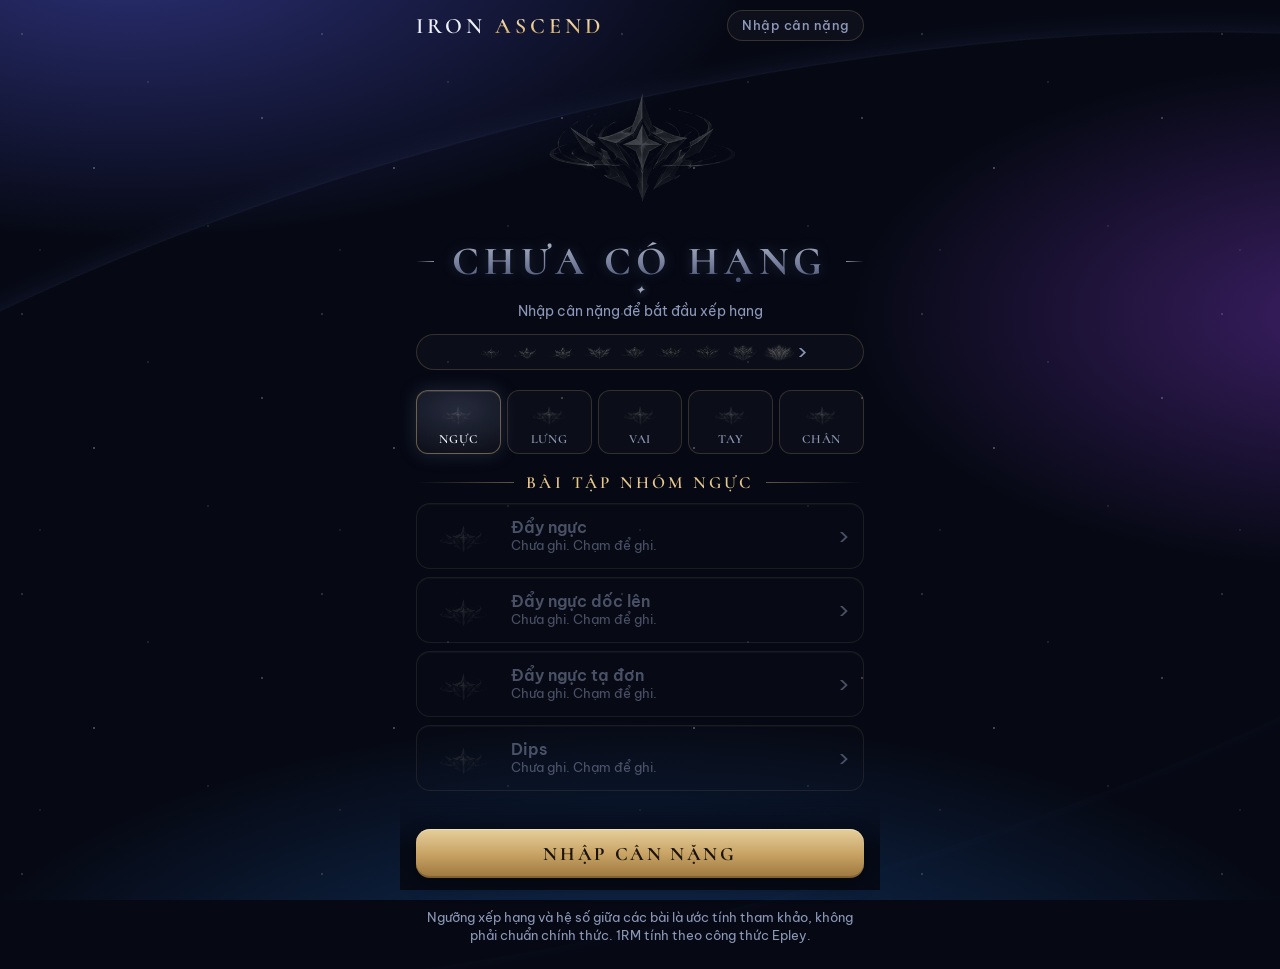
<file: gymrank/index.html>
<!doctype html>
<html lang="vi">
<head>
  <meta charset="utf-8" />
  <meta name="viewport" content="width=device-width, initial-scale=1, viewport-fit=cover" />
  <meta name="apple-mobile-web-app-capable" content="yes" />
  <meta name="mobile-web-app-capable" content="yes" />
  <meta name="apple-mobile-web-app-status-bar-style" content="black-translucent" />
  <meta name="apple-mobile-web-app-title" content="GymRank" />
  <meta name="theme-color" content="#060914" />
  <title>GymRank</title>
  <link rel="apple-touch-icon" href="icon.png" />
  <link rel="preconnect" href="https://fonts.googleapis.com" />
  <link rel="preconnect" href="https://fonts.gstatic.com" crossorigin />
  <link rel="stylesheet" href="https://fonts.googleapis.com/css2?family=Cormorant+SC:wght@500;600;700&family=Be+Vietnam+Pro:wght@400;500;600&display=swap" />
  <style>
    /* Phong cách vũ trụ pha lê, hợp với bộ huy hiệu: nền xanh đen có sao và tinh vân, chữ có chân viết hoa giãn rộng,
       khung kính mờ viền vàng nhạt, màu nhấn vàng champagne. Màu rank (--c) dùng cho ánh sáng quanh huy hiệu, tên rank và thanh tiến độ. */
    @property --c { syntax:'<color>'; inherits:true; initial-value:#5a6488; }
    :root { --bg:#060914; --panel:#141c3e8c; --panel2:#1c2550a6; --line:#e9c98a2e; --line2:#e9c98a66; --text:#eef1fa; --muted:#8e98b8;
      --gold:#e9c98a; --gold2:#b98d4c; --ink:#1b1306; --c:#5a6488;
      --serif:'Cormorant SC', 'Cormorant Garamond', Georgia, serif; --sans:'Be Vietnam Pro', system-ui, -apple-system, sans-serif;
      --ease:cubic-bezier(.2,.9,.3,1); --pop:cubic-bezier(.3,1.5,.5,1);
      /* Ảnh 9 huy hiệu (lưới 3×3, ô 520×280, nền trong suốt). Bản Artifact thay bằng data URI. */
      --spr:url(ranks.webp);
      color-scheme:dark; transition:--c .6s; }
    :root { padding-top:env(safe-area-inset-top,0px); padding-bottom:env(safe-area-inset-bottom,0px);
      background:radial-gradient(70% 45% at 10% -5%,#2b2f74 0,transparent 70%) fixed, radial-gradient(55% 40% at 105% 35%,#3a1e62 0,transparent 70%) fixed,
        radial-gradient(80% 50% at 50% 115%,#123462 0,transparent 70%) fixed, var(--bg); }
    * { box-sizing:border-box; }
    body { margin:0; color:var(--text); font:15px/1.45 var(--sans); -webkit-tap-highlight-color:transparent; }
    /* Trường sao và một đường cong tinh vân, đứng yên phía sau mọi thứ */
    body::before { content:""; position:fixed; inset:0; z-index:-1; pointer-events:none; opacity:.5; animation:twinkle 7s ease-in-out infinite alternate;
      background-image:radial-gradient(1px 1px at 22px 34px,#fff,transparent),radial-gradient(1px 1px at 148px 82px,#fffa,transparent),
        radial-gradient(1.6px 1.6px at 94px 168px,#d7e4ff,transparent),radial-gradient(1px 1px at 208px 226px,#fff9,transparent),
        radial-gradient(1.3px 1.3px at 262px 118px,#ffe9c4,transparent),radial-gradient(1px 1px at 40px 250px,#fff8,transparent);
      background-size:300px 280px; }
    body::after { content:""; position:fixed; z-index:-1; left:-40vw; top:12vh; width:180vw; height:90vh; border-radius:50%; pointer-events:none; rotate:-14deg;
      border-top:1px solid #8fa6ff17; box-shadow:0 -6px 30px -12px #6f8cff26; }
    @keyframes twinkle { to { opacity:.3; } }
    main { max-width:480px; margin:auto; padding-block:10px 24px; overflow-x:clip;
      padding-left:max(16px,env(safe-area-inset-left,0px)); padding-right:max(16px,env(safe-area-inset-right,0px)); }
    /* Mở app: các khối hiện dần và trồi nhẹ lần lượt */
    main > * { animation:rise .8s calc(var(--i,0) * 110ms) var(--ease) backwards; }
    header { display:flex; align-items:center; gap:10px; }
    h1 { margin:0; flex:1; min-width:0; font:600 min(22px,5.6vw)/1 var(--serif); letter-spacing:.18em; color:var(--text); white-space:nowrap; }
    h1 b { font-weight:inherit; color:transparent; background:linear-gradient(180deg,#fff3d6,var(--gold) 55%,var(--gold2)); -webkit-background-clip:text; background-clip:text; }
    /* Tiêu đề mục: chữ giãn rộng giữa hai đường kẻ mảnh, như nhãn dưới huy hiệu */
    h3 { display:flex; align-items:center; gap:12px; margin:0 0 12px; font:600 17px/1 var(--serif); letter-spacing:.2em; text-transform:uppercase; color:var(--gold); }
    h3::before, h3::after { content:""; flex:1; height:1px; background:linear-gradient(90deg,transparent,var(--line2)); }
    h3::after { background:linear-gradient(90deg,var(--line2),transparent); }
    small { display:block; color:var(--muted); font-size:12.5px; }
    button { font:inherit; color:inherit; border:0; cursor:pointer; transition:transform .35s var(--pop), opacity .2s, background .25s, box-shadow .25s; }
    button:active:not(:disabled) { transform:scale(.95); transition-duration:.06s; }
    :focus-visible { outline:2px solid var(--gold); outline-offset:2px; }
    .flex { display:flex; gap:14px; align-items:center; }
    .grow { flex:1; min-width:0; }
    .glass { background:linear-gradient(180deg,#1c2654a6,#0d1330a6); border:1px solid var(--line); border-radius:16px;
      -webkit-backdrop-filter:blur(12px); backdrop-filter:blur(12px); box-shadow:inset 0 1px 0 #ffffff12, 0 10px 30px #0006; }
    #me { padding:8px 14px; border:1px solid var(--line); border-radius:99px; background:#ffffff08; font:500 13px/1 var(--sans); letter-spacing:.04em; color:var(--muted); white-space:nowrap; }

    /* ---- Huy hiệu: một ô của ảnh lưới (--x, --y), quầng sáng màu rank phía sau, vệt sáng quét chỉ trên phần pha lê (mask là chính ảnh) ---- */
    .emb { --x:0; --y:0; position:relative; isolation:isolate; display:block; flex:none; width:80px; aspect-ratio:13/7; }
    .emb > i { position:absolute; pointer-events:none; }
    .emb .img, .emb .shine { inset:0; background:var(--spr) calc(var(--x) * 50%) calc(var(--y) * 50%) / 300% 300% no-repeat; }
    .emb::before { content:""; position:absolute; z-index:-1; inset:8% 22%; border-radius:50%; filter:blur(8px); opacity:.7;
      background:radial-gradient(closest-side,color-mix(in srgb,var(--c) 70%,transparent),transparent); animation:glow 3.2s ease-in-out infinite; }
    .emb .shine { -webkit-mask:var(--spr) calc(var(--x) * 50%) calc(var(--y) * 50%) / 300% 300% no-repeat; mask:var(--spr) calc(var(--x) * 50%) calc(var(--y) * 50%) / 300% 300% no-repeat;
      background:linear-gradient(105deg,transparent 42%,#fffd 50%,transparent 58%) 0 0 / 300% 100% no-repeat; mix-blend-mode:plus-lighter;
      animation:shine 6s calc(var(--t) * -.7s) ease-in-out infinite; }
    .emb.none { filter:grayscale(1) brightness(.75); opacity:.38; }
    .emb.none::before, .emb.none .shine { display:none; }
    /* Bậc phụ I/II/III: 1 đến 3 dấu ✦ dưới huy hiệu */
    .subs { position:absolute; left:0; right:0; bottom:-.15em; text-align:center; font-size:max(9px,calc(var(--w,80px) * .11)); line-height:1; letter-spacing:.25em; text-indent:.25em;
      color:color-mix(in srgb,var(--c),#fff 45%); text-shadow:0 0 6px var(--c); pointer-events:none; }
    @keyframes glow { 50% { opacity:1; transform:scale(1.12); } }
    @keyframes shine { 0%,62% { background-position:100% 0; } 92%,100% { background-position:0 0; } }

    /* Huy hiệu lớn: tách ảnh thành cánh trái, cánh phải, lõi giữa để cánh "thở"; vòng quỹ đạo có sao chổi; chớp sáng sao 4 cánh ở lõi;
       tia sáng tỏa phía sau; đốm sao lấp lánh. Bậc cao có thêm bụi sáng, tàn đỏ, cột sáng. */
    .emb.big { width:var(--w,240px); --w:240px; animation:sway 7s ease-in-out infinite; transform-style:preserve-3d; }
    .big .wl { clip-path:inset(0 50% 0 0); transform-origin:50% 54%; animation:wl 4.2s ease-in-out infinite; }
    .big .wr { clip-path:inset(0 0 0 50%); transform-origin:50% 54%; animation:wr 4.2s ease-in-out infinite; }
    .big .core { clip-path:polygon(41% 0,59% 0,59% 100%,41% 100%); }
    .big::before { inset:-6% 8%; filter:blur(18px); }
    .gr { z-index:-2; left:50%; top:52%; width:170%; aspect-ratio:1; translate:-50% -50%; opacity:.5; animation:spin 50s linear infinite;
      background:repeating-conic-gradient(color-mix(in srgb,var(--c) 45%,transparent) 0 5deg,transparent 5deg 18deg);
      -webkit-mask:radial-gradient(closest-side,#000 10%,transparent 72%); mask:radial-gradient(closest-side,#000 10%,transparent 72%); }
    .flare { left:50%; top:52%; width:34%; aspect-ratio:1; translate:-50% -50%; mix-blend-mode:plus-lighter; animation:flare 3.4s ease-in-out infinite;
      background:radial-gradient(circle,#fff 0 4%,color-mix(in srgb,var(--c),#fff 50%) 9%,transparent 34%),
        linear-gradient(90deg,transparent,#fff 50%,transparent) center / 100% 2px no-repeat, linear-gradient(0deg,transparent,#fff 50%,transparent) center / 2px 100% no-repeat; }
    .orb { position:absolute; inset:0; width:100%; height:100%; overflow:visible; fill:none; pointer-events:none; }
    .orb ellipse { stroke:color-mix(in srgb,var(--oc,var(--c)),#fff 55%); stroke-width:1.1; stroke-linecap:round; stroke-dasharray:12 88;
      filter:drop-shadow(0 0 2px var(--oc,var(--c))) drop-shadow(0 0 5px var(--oc,var(--c))); animation:orbit 3.6s linear infinite; }
    .orb.o2 { rotate:-9deg; }
    .orb.o2 ellipse { animation-duration:5.2s; animation-direction:reverse; stroke-dasharray:8 92; }
    .tw { width:7%; aspect-ratio:1; translate:-50% -50%; mix-blend-mode:plus-lighter; opacity:0; animation:tw 2.6s ease-in-out infinite;
      background:linear-gradient(90deg,transparent,#fff,transparent) center / 100% 1.5px no-repeat, linear-gradient(0deg,transparent,#fff,transparent) center / 1.5px 100% no-repeat,
        radial-gradient(circle,#fff 0 8%,transparent 40%); }
    .du { width:1.6%; aspect-ratio:1; border-radius:50%; bottom:14%; background:color-mix(in srgb,var(--dc,var(--c)),#fff 50%); box-shadow:0 0 6px var(--dc,var(--c));
      opacity:0; animation:du 3.4s ease-out infinite; }
    .t8 .du { --dc:#ffd98a; top:-4%; bottom:auto; animation-name:rain; }
    .pl { z-index:-1; bottom:18%; width:5%; height:150%; filter:blur(3px); opacity:.0; animation:pl 2.8s ease-in-out infinite;
      background:linear-gradient(0deg,transparent,color-mix(in srgb,var(--c),#fff 40%) 30%,transparent); }
    .t4 .flare, .t7 .flare { animation:flare 3.4s ease-in-out infinite, hue 4s linear infinite; }
    .t6 .flare { animation:beat 1.1s ease-in-out infinite; }
    .t7 .gr, .t8 .gr { opacity:.75; animation-duration:30s; }
    .t7 .orb.o2 { --oc:#e7c27a; }
    @keyframes sway { 0%,100% { transform:translateY(0) rotateY(-7deg); } 50% { transform:translateY(-7px) rotateY(7deg); } }
    @keyframes wl { 50% { transform:rotate(1.8deg); } }
    @keyframes wr { 50% { transform:rotate(-1.8deg); } }
    @keyframes flare { 0%,100% { transform:scale(.55) rotate(0); opacity:.7; } 45% { transform:scale(1.15) rotate(45deg); opacity:1; } }
    @keyframes beat { 0%,100% { transform:scale(.6); } 15% { transform:scale(1.2); } 30% { transform:scale(.75); } 45% { transform:scale(1.1); } }
    @keyframes hue { to { filter:hue-rotate(1turn); } }
    @keyframes orbit { to { stroke-dashoffset:-100; } }
    @keyframes tw { 0%,100% { opacity:0; transform:scale(.2) rotate(0); } 20% { opacity:1; transform:scale(1) rotate(45deg); } 40% { opacity:0; transform:scale(.2) rotate(90deg); } }
    @keyframes du { from { transform:translateY(0); opacity:0; } 15% { opacity:1; } to { transform:translateY(-260%) translateX(30%); opacity:0; } }
    @keyframes rain { from { transform:translateY(0); opacity:0; } 20% { opacity:1; } to { transform:translateY(900%); opacity:0; } }
    @keyframes pl { 50% { opacity:.55; } }
    @keyframes spin { to { transform:rotate(1turn); } }

    /* Tên rank: chữ có chân viết hoa giãn rộng, ánh kim theo màu rank, hai đường kẻ hai bên và ✦ bên dưới như nhãn trong ảnh huy hiệu */
    .tier-name { display:flex; align-items:center; justify-content:center; gap:.45em; margin:0; padding:.08em 0 0; font:700 34px/1.05 var(--serif); letter-spacing:.14em; text-transform:uppercase;
      text-wrap:balance; text-align:center; }
    .tier-name > span, #result .tier-name b { color:transparent; background:linear-gradient(180deg,#fff 15%,color-mix(in srgb,var(--c),#fff 35%) 60%,color-mix(in srgb,var(--c),#000 10%));
      -webkit-background-clip:text; background-clip:text; filter:drop-shadow(0 0 14px color-mix(in srgb,var(--c) 55%,transparent)); }
    .tier-name::before, .tier-name::after { content:""; flex:0 1 2.2em; height:1px; background:linear-gradient(90deg,transparent,color-mix(in srgb,var(--c),#fff 30%)); }
    .tier-name::after { background:linear-gradient(90deg,color-mix(in srgb,var(--c),#fff 30%),transparent); }
    .star { display:block; margin:2px 0 0; text-align:center; font-size:12px; line-height:1; color:color-mix(in srgb,var(--c),#fff 40%); text-shadow:0 0 8px var(--c); }
    .tier { font:600 15px/1 var(--serif); letter-spacing:.12em; text-transform:uppercase; color:color-mix(in srgb,var(--c),#fff 35%); white-space:nowrap; }
    .sub { margin:6px 0 0; color:var(--muted); font-size:13.5px; }

    /* Thanh tiến độ: đường mảnh phát sáng, đầu thanh là một ngôi sao nhỏ */
    .bar { position:relative; height:3px; margin:9px 2px 7px; border-radius:3px; background:#ffffff14; }
    .bar i { position:relative; display:block; height:100%; border-radius:inherit; transition:width .7s var(--ease);
      background:linear-gradient(90deg,color-mix(in srgb,var(--c) 30%,transparent),color-mix(in srgb,var(--c),#fff 30%)); box-shadow:0 0 10px var(--c); }
    .bar i::after { content:"✦"; position:absolute; right:-5px; top:50%; translate:0 -54%; font-size:11px; line-height:1; color:#fff; text-shadow:0 0 6px var(--c),0 0 12px var(--c); }
    .bar.seg::before { content:""; position:absolute; inset:-3px 0; z-index:1;
      background:linear-gradient(90deg,transparent calc(100%/3 - 1px),#ffffff40 0 calc(100%/3 + 1px),transparent 0 calc(200%/3 - 1px),#ffffff40 0 calc(200%/3 + 1px),transparent 0); }

    /* Hạng tổng: huy hiệu lớn ở giữa (nghiêng theo ngón tay), tên rank có đường kẻ hai bên, tiến độ, dãy 9 huy hiệu nhỏ */
    .hero { position:relative; margin:2px -16px 16px; padding:0 16px 4px; text-align:center; }
    .trophy { position:relative; display:grid; place-items:center; height:min(190px,28dvh); perspective:700px; }
    .trophy > .tilt { transform:rotateX(var(--rx,0deg)) rotateY(var(--ry,0deg)); transition:transform .5s var(--ease); transform-style:preserve-3d; }
    .trophy .emb { --w:min(300px,82vw,42dvh); }
    .boot .trophy .emb { animation:appear 1.2s .2s var(--ease) backwards, sway 7s 1.4s ease-in-out infinite; }
    .hero .tier-name { font-size:min(40px,calc(115vw / var(--n,8))); white-space:nowrap; margin-top:4px; }
    .prog { max-width:320px; margin:8px auto 0; }
    .prog > small { display:flex; justify-content:space-between; gap:8px; }
    .prog b { font:600 15px/1 var(--sans); color:var(--text); }
    .ladder { display:flex; justify-content:center; align-items:center; gap:2px; width:100%; margin-top:12px; padding:6px 8px; border-radius:99px; color:var(--muted); font-size:22px; line-height:1;
      background:#ffffff06; border:1px solid var(--line); }
    .ladder .emb { --w:34px; width:34px; flex:0 1 auto; min-width:0; }
    .ladder .emb:not(.done,.now) { filter:grayscale(1) brightness(.55); opacity:.6; }
    .ladder .emb:not(.now)::before { display:none; }
    .ladder .now { --w:52px; width:52px; flex-shrink:.5; }
    @keyframes appear { from { opacity:0; transform:scale(.4); filter:blur(14px) brightness(3); } }
    @keyframes rise { from { transform:translateY(18px); opacity:0; filter:blur(4px); } }

    /* 5 nhóm cơ: ô kính, ô đang chọn viền vàng sáng và nhuộm màu rank */
    .groups { display:grid; grid-template-columns:repeat(5,1fr); gap:6px; margin-bottom:20px; }
    .groups label { position:relative; display:flex; flex-direction:column; align-items:center; gap:5px; padding:9px 2px 8px; border-radius:12px; color:var(--muted);
      min-width:0; font:600 min(12.5px,3.4vw)/1 var(--serif); letter-spacing:.06em; text-transform:uppercase; cursor:pointer; border:1px solid var(--line); background:#ffffff06;
      transition:background .3s, color .3s, border-color .3s, box-shadow .3s, transform .35s var(--pop); }
    .groups label:active { transform:scale(.93); transition-duration:.06s; }
    .groups .emb { --w:52px; width:min(52px,100%); }
    .groups label:has(input:checked) { color:var(--text); border-color:var(--line2);
      background:radial-gradient(90% 70% at 50% 30%,color-mix(in srgb,var(--c) 30%,transparent),transparent),#ffffff0a;
      box-shadow:0 0 18px color-mix(in srgb,var(--c) 30%,transparent), inset 0 1px 0 #ffffff1a; }
    .groups input, fieldset input { position:absolute; opacity:0; pointer-events:none; }
    label:has(input[type=radio]:focus-visible) { outline:2px solid var(--gold); outline-offset:2px; }
    label { display:block; font-size:13px; color:var(--muted); }
    input[type=number] { width:100%; margin-top:6px; padding:12px 14px; font:inherit; font-size:16px; color:var(--text); background:#0008; border:1px solid var(--line); border-radius:10px; }
    /* Nút chính: vàng ánh kim, vệt sáng chạy qua theo nhịp */
    .primary { position:relative; overflow:hidden; width:100%; padding:15px 18px; border-radius:14px; color:var(--ink); font:700 min(19px,4.8vw)/1 var(--serif); letter-spacing:.14em; text-transform:uppercase;
      background:linear-gradient(180deg,#fbeac0,#e2bb76 45%,#b98a47); box-shadow:inset 0 1px 0 #fff8, inset 0 -2px 0 #0003, 0 8px 26px #e9c98a33; }
    .primary::after { content:""; position:absolute; inset:0; background:linear-gradient(105deg,transparent 40%,#fff9 50%,transparent 60%) 0 0 / 300% 100% no-repeat;
      animation:shine 4.5s ease-in-out infinite; }
    .primary:disabled { opacity:.3; cursor:default; }
    .primary:disabled::after { display:none; }
    .ghost-btn { width:100%; margin-top:12px; padding:13px 12px; border-radius:14px; border:1px solid var(--line2); background:#ffffff08; color:var(--gold);
      font:700 16px/1 var(--serif); letter-spacing:.16em; text-transform:uppercase; }
    /* Nút ghi mức tạ dính đáy màn hình, dải nền mờ dần phía sau */
    .cta { position:sticky; bottom:0; z-index:2; margin-inline:-16px; padding:30px 16px calc(12px + env(safe-area-inset-bottom,0px));
      background:linear-gradient(transparent,#060914e6 55%); pointer-events:none; }
    .cta .primary { pointer-events:auto; }

    /* Danh sách: bài tập, lịch sử, bảng rank */
    ul { list-style:none; margin:0; padding:0; }
    li { display:flex; gap:12px; align-items:center; padding:12px 0; }
    li + li { border-top:1px solid var(--line); }
    li > .emb { --w:76px; width:76px; }
    /* Dòng bài: thẻ kính, huy hiệu trái, tên bài, rank, tiến độ; 1RM là số lớn bên phải. Bài chưa ghi mờ đi. */
    #list li { position:relative; gap:10px; margin-bottom:8px; padding:10px 4px 10px 8px; border:1px solid var(--line); border-radius:14px; cursor:pointer;
      background:linear-gradient(90deg,color-mix(in srgb,var(--c) 14%,transparent),transparent 45%),linear-gradient(180deg,#19224ca6,#0c122ea6); box-shadow:inset 0 1px 0 #ffffff0d; }
    .n { display:block; font:600 15.5px/1.2 var(--sans); }
    #list .tier { font-size:13.5px; }
    #list .bar { margin:7px 2px 6px; }
    .orm { flex:none; text-align:right; }
    .orm b { display:block; font:700 30px/.95 var(--serif); font-variant-numeric:lining-nums tabular-nums; }
    .orm small { font-size:10.5px; letter-spacing:.12em; }
    #list li.empty { opacity:.5; background:#ffffff05; }
    #list li.empty .n { color:var(--muted); }
    .more { flex:none; width:30px; height:44px; background:none; color:var(--muted); font-size:24px; line-height:1; }
    .del { flex:none; background:none; color:var(--muted); padding:8px; font-size:13px; }
    .tiers li { padding:8px 10px; border-top:0; border-radius:12px; }
    .tiers .emb { --w:70px; width:70px; }
    .tiers .mine { background:color-mix(in srgb,var(--c) 16%,transparent); box-shadow:inset 0 0 0 1px color-mix(in srgb,var(--c) 45%,transparent); }
    .tiers .tier { font-size:18px; }

    /* Hộp thoại: khung kính viền vàng nhạt, góc bo, có đường kẻ sáng trên đầu */
    dialog { width:min(92vw,420px); max-height:88dvh; color:var(--text); border:1px solid var(--line2); border-radius:20px; padding:22px 20px 20px;
      background:radial-gradient(120% 60% at 50% 0,color-mix(in srgb,var(--c) 18%,transparent),transparent 70%),linear-gradient(180deg,#151d42,#0a0f26);
      box-shadow:0 30px 80px #000a, inset 0 1px 0 #ffffff1a; }
    dialog[open] { animation:pop .45s var(--ease); }
    dialog::backdrop { background:#03050ccc; -webkit-backdrop-filter:blur(6px); backdrop-filter:blur(6px); }
    @keyframes pop { from { transform:translateY(20px) scale(.96); opacity:0; filter:blur(6px); } }
    dialog h2 { margin:0; font:700 26px/1.1 var(--serif); letter-spacing:.1em; text-transform:uppercase; text-wrap:balance; color:var(--gold); }
    dialog h3 { margin:22px 0 10px; font-size:15px; }
    dialog .primary { margin-top:16px; }
    fieldset { border:0; padding:0; margin:14px 0; display:flex; gap:10px; }
    fieldset label { position:relative; flex:1; text-align:center; padding:12px; border-radius:12px; border:1px solid var(--line); background:#ffffff06; color:var(--muted);
      font:700 16px/1 var(--serif); letter-spacing:.16em; text-transform:uppercase; cursor:pointer; transition:all .25s; }
    fieldset label:has(input:checked) { color:var(--ink); border-color:transparent; background:linear-gradient(180deg,#fbeac0,#e2bb76 45%,#b98a47); }
    #tiers small { margin:6px 0 10px; }

    /* Chi tiết bài: biểu đồ 1RM theo thời gian */
    #detail .top .emb { --w:104px; width:104px; }
    .chart { display:block; width:100%; height:auto; font-variant-numeric:tabular-nums; }
    .chart text { fill:var(--muted); font-size:10px; }
    .chart .grid { stroke:#ffffff14; stroke-width:1; }
    .chart .goal { stroke:var(--gold); stroke-opacity:.6; stroke-width:1; stroke-dasharray:4 4; }
    .chart .lbl { paint-order:stroke; stroke:#0d132e; stroke-width:5px; stroke-linejoin:round; }
    .chart .hit { fill:transparent; cursor:pointer; }
    #read { min-height:2.8em; }

    /* Bảng nhập 3 bước, bung lên từ đáy: 1 chỉ có kg, 2 chỉ có rep, 3 là rank */
    .sheet { width:100%; max-width:480px; max-height:94dvh; margin:auto auto 0; border-radius:26px 26px 0 0; border-bottom:0; overflow-x:hidden;
      padding:24px max(18px,env(safe-area-inset-right,0px)) calc(18px + env(safe-area-inset-bottom,0px)) max(18px,env(safe-area-inset-left,0px)); }
    .sheet::before { content:""; position:absolute; left:50%; top:8px; width:40px; height:4px; translate:-50% 0; border-radius:4px; background:#ffffff26; }
    .sheet[open] { animation:sheet .6s var(--ease); }
    @keyframes sheet { from { transform:translateY(100%); } 70% { transform:translateY(-2%); } }
    /* Gõ số trên điện thoại: đưa bảng lên đầu màn hình để bàn phím không che. */
    .sheet.typing { margin:12px auto auto; border-radius:26px; }
    .stephead { display:flex; align-items:center; gap:10px; margin-bottom:4px; }
    .stephead h2, .stephead .link { flex:1; min-width:0; }
    .stephead small { white-space:nowrap; font:600 13px/1 var(--serif); letter-spacing:.2em; }
    .x { flex:none; width:40px; height:40px; border-radius:50%; background:#ffffff0a; color:var(--muted); font-size:16px; }
    .link { background:none; padding:8px 0; color:var(--text); font:700 20px/1 var(--serif); letter-spacing:.1em; text-transform:uppercase; text-align:left; }
    .link span { color:var(--gold); }
    .cap { margin-top:8px; text-align:center; font:600 14px/1 var(--serif); letter-spacing:.24em; text-transform:uppercase; color:var(--muted); }
    /* Số lớn ở giữa, − / + hai bên; chạm vào số để gõ số lẻ */
    .readout { display:flex; align-items:center; gap:6px; margin:0 0 2px; }
    .readout button { flex:none; width:52px; height:52px; border-radius:50%; border:1px solid var(--line2); background:#ffffff08; color:var(--gold); font-size:26px; line-height:1; }
    .readout input[type=number] { flex:1; min-width:0; margin:0; padding:0; border:0; border-radius:0; background:none; text-align:center; color:transparent;
      background:linear-gradient(180deg,#fff 20%,#f6e2b6 60%,var(--gold2)); -webkit-background-clip:text; background-clip:text;
      font:700 min(100px,24vw)/1.05 var(--serif); font-variant-numeric:lining-nums tabular-nums; appearance:textfield; -moz-appearance:textfield; caret-color:var(--gold); }
    .readout input::-webkit-inner-spin-button { appearance:none; }
    .readout input:focus-visible { outline:none; box-shadow:0 2px 0 var(--gold); }
    /* Thước trượt: dải vạch cuộn ngang dừng ở từng vạch (scroll-snap), kim vàng phát sáng cố định ở giữa, có ✦ trên đầu */
    .ruler { position:relative; margin:4px -18px 8px; }
    .ruler::before { content:""; position:absolute; z-index:1; left:50%; top:4px; width:2px; height:46px; translate:-50% 0; pointer-events:none;
      background:linear-gradient(180deg,#fff,var(--gold)); box-shadow:0 0 8px var(--gold),0 0 18px var(--gold); }
    .ruler::after { content:"✦"; position:absolute; z-index:1; left:50%; top:-9px; translate:-50% 0; font-size:15px; line-height:1; color:#fff; text-shadow:0 0 8px var(--gold),0 0 16px var(--gold); pointer-events:none; }
    .track { display:flex; height:80px; overflow-x:auto; overscroll-behavior-x:contain; scroll-snap-type:x mandatory; scrollbar-width:none; touch-action:pan-x;
      padding-inline:calc(50% - var(--w) / 2);
      -webkit-mask:linear-gradient(90deg,transparent,#000 22%,#000 78%,transparent); mask:linear-gradient(90deg,transparent,#000 22%,#000 78%,transparent); }
    .track::-webkit-scrollbar { display:none; }
    .track:focus-visible { outline:none; background:#ffffff08; }
    .track i { position:relative; flex:none; width:var(--w); scroll-snap-align:center; }
    .track i::before { content:""; position:absolute; left:50%; top:8px; width:1px; height:12px; translate:-50% 0; background:#8e98b8; }
    .track i.m::before { height:20px; background:#c4cbe0; }
    .track i.L::before { width:2px; height:34px; background:linear-gradient(180deg,#fff,var(--gold)); }
    .track i[data-l]::after { content:attr(data-l); position:absolute; left:50%; top:50px; translate:-50% 0; font:600 15px/1 var(--serif); color:var(--muted); white-space:nowrap; }
    .hint { min-height:1.4em; margin-bottom:10px; text-align:center; }
    .sr { position:absolute; width:1px; height:1px; overflow:hidden; clip-path:inset(50%); }

    /* Bước 3 chiếm cả màn hình: vũ trụ tối, sao bay tới, huy hiệu từng bậc ghép lại rồi vỡ, khựng, điểm sáng nổ, hạt sáng tạo thành huy hiệu thật.
       Mọi phần tử "hiện ra" đều có trạng thái nghỉ là trạng thái cuối, nên tắt chuyển động vẫn đủ nội dung. */
    .sheet.show { height:100dvh; max-height:none; border-radius:0; overflow:hidden auto; transition:--c .3s; animation:take .5s var(--ease);
      padding-top:calc(12px + env(safe-area-inset-top,0px));
      background:radial-gradient(110% 50% at 50% 32%,color-mix(in srgb,var(--c) 34%,transparent),transparent 70%),
        radial-gradient(60% 40% at 0 100%,#2a1f60aa,transparent 70%), #04060f; }
    .sheet.show::before { display:none; }
    @keyframes take { from { opacity:0; } }
    #fx { position:absolute; inset:0; width:100%; height:100%; pointer-events:none; }
    #result:not([hidden]) { position:relative; display:flex; flex-direction:column; height:100%; overflow:clip; text-align:center; }
    #result > :not(.flash,.intro,.ghostname) { position:relative; z-index:1; }
    .dots { display:flex; justify-content:center; gap:10px; margin:6px 4px 0; }
    .dots i { width:7px; height:7px; rotate:45deg; background:#ffffff26; transition:scale .25s, background .2s, box-shadow .2s; }
    .dots i.on { background:var(--dc); box-shadow:0 0 8px var(--dc); }
    .dots i.at { scale:1.6; }
    /* Tên bài + mức tạ, hiện đầu tiên */
    .intro { position:absolute; inset:0; z-index:3; display:grid; place-content:center; gap:8px; padding:0 8px; opacity:0; pointer-events:none; }
    .intro span { font:600 18px/1 var(--serif); letter-spacing:.3em; text-transform:uppercase; color:var(--gold); }
    .intro b { font:700 min(17vw,92px)/.95 var(--serif); letter-spacing:.04em; text-wrap:balance; }
    /* Tên rank mờ khổng lồ phía sau mỗi nấc leo */
    .ghostname { position:absolute; z-index:0; left:-20%; right:-20%; top:28%; margin:0; opacity:0; pointer-events:none;
      font:700 min(30vw,170px)/.85 var(--serif); letter-spacing:.06em; text-transform:uppercase; color:transparent; -webkit-text-stroke:1px color-mix(in srgb,var(--c),#fff 40%); }
    /* Chớp sáng sao 4 cánh phủ màn hình */
    .flash { position:absolute; z-index:4; left:50%; top:36%; width:150vmax; aspect-ratio:1; translate:-50% -50%; opacity:0; pointer-events:none; mix-blend-mode:plus-lighter;
      background:radial-gradient(circle,#fff 0 3%,color-mix(in srgb,var(--c),#fff 40%) 8%,transparent 28%),
        linear-gradient(90deg,transparent 10%,#fff 50%,transparent 90%) center / 100% 3px no-repeat, linear-gradient(0deg,transparent 10%,#fff 50%,transparent 90%) center / 3px 100% no-repeat; }
    .stage { position:relative; flex:1 0 auto; display:grid; place-items:center; perspective:700px; }
    .stage .rays { position:absolute; left:50%; top:50%; width:620px; aspect-ratio:1; translate:-50% -50%; opacity:0; scale:.35; pointer-events:none;
      transition:opacity .6s .3s, scale 1s .3s var(--ease); animation:spin 60s linear infinite;
      background:repeating-conic-gradient(color-mix(in srgb,var(--c) 40%,transparent) 0 4deg,transparent 4deg 15deg);
      -webkit-mask:radial-gradient(closest-side,#000 8%,transparent 70%); mask:radial-gradient(closest-side,#000 8%,transparent 70%); }
    /* Sóng xung kích hình elip, như vòng quỹ đạo của huy hiệu */
    .ring { position:absolute; left:50%; top:52%; width:200px; aspect-ratio:2.8; translate:-50% -50%; border-radius:50%; pointer-events:none; opacity:0;
      border:2px solid color-mix(in srgb,var(--c),#fff 50%); box-shadow:0 0 16px var(--c), inset 0 0 16px var(--c); }
    .pillars { position:absolute; inset:-30% 10% 20%; display:flex; justify-content:space-around; opacity:0; pointer-events:none; }
    .pillars i { width:7%; background:linear-gradient(0deg,transparent,color-mix(in srgb,var(--c),#fff 50%) 40%,transparent); filter:blur(4px); }
    .pillars i:nth-child(odd) { margin-top:12%; }
    .medal { position:relative; }
    /* Huy hiệu to hết mức mà nút Xong vẫn nằm trong màn hình: 440px là phần chữ, số và nút bên dưới. */
    .medal .emb { --w:clamp(200px,(100dvh - 440px) * 1.7,min(400px,90vw)); }
    .stamp { align-self:center; margin:0 0 6px; padding:6px 16px 5px; border-radius:99px; opacity:0; border:1px solid var(--line2);
      font:700 14px/1 var(--serif); letter-spacing:.24em; text-transform:uppercase; color:var(--gold); background:#e9c98a14; box-shadow:0 0 18px #e9c98a33; }
    #result .tier-name { font-size:min(52px,7dvh,calc(115vw / var(--n,8))); min-height:1.15em; white-space:nowrap; }
    #result .tier-name > span { background:none; }
    #result .tier-name b { display:inline-block; white-space:pre; font:inherit; }
    #result .bar { width:100%; max-width:300px; margin-inline:auto; }
    #result .bar i { transition:width 1s .6s var(--ease); }
    .stats { display:flex; justify-content:center; gap:22px; margin:10px 0 0; }
    .stats b { display:block; font:700 min(30px,4.6dvh)/1.1 var(--serif); font-variant-numeric:lining-nums tabular-nums; white-space:nowrap; }
    .stats small { font-size:12px; }
    /* Màn hình thấp: chỉ danh sách tin co lại và tự cuộn, nút Xong luôn nằm trong màn hình. */
    .after { opacity:0; display:flex; flex-direction:column; min-height:0; }
    .after > * { flex:none; }
    .after .news { flex:0 1 auto; min-height:0; overflow:auto; }
    .news { margin:8px 0 0; text-align:left; }
    .news li { padding:4px 0; font-size:13.5px; border-color:#ffffff10; }
    .news .emb { --w:40px; width:40px; }
    .news .mark { flex:none; width:40px; text-align:center; font-size:16px; color:var(--gold); }
    .actions { display:flex; gap:10px; margin-top:10px; }
    .actions .ghost-btn { flex:1; margin:0; letter-spacing:.06em; white-space:nowrap; }
    .actions .primary { flex:2; margin:0; }
    .landed .rays { opacity:.8; scale:1; }
    .landed .medal { animation:float 5s 1.4s ease-in-out infinite; }
    .landed .stamp { opacity:1; animation:stamp .6s 1.1s var(--ease) backwards; }
    .landed .tier-name b { animation:letter .7s calc(.75s + var(--k) * 55ms) var(--ease) backwards; }
    .landed .tier-name::before, .landed .tier-name::after { animation:line .8s 1s var(--ease) backwards; }
    .landed .tier-name::before { transform-origin:right; }
    .landed .tier-name::after { transform-origin:left; }
    .landed .star { animation:letter .6s 1.3s var(--ease) backwards; }
    .landed .after { opacity:1; transition:opacity .5s 1.1s; }
    .landed .stats > div { animation:rise .6s calc(1.2s + var(--i) * .13s) var(--ease) backwards; }
    .landed .news li { animation:rise .5s calc(1.6s + var(--i) * .1s) backwards; }
    @keyframes float { 50% { transform:translateY(-6px); } }
    @keyframes stamp { from { opacity:0; transform:scale(1.6); filter:blur(6px); } }
    @keyframes letter { from { opacity:0; transform:translateY(.4em) scale(1.3); filter:blur(8px) brightness(3); } }
    @keyframes line { from { transform:scaleX(0); opacity:0; } }
    @media (prefers-reduced-motion:reduce) { *, *::before, *::after { animation:none !important; transition:none !important; } }

    footer { margin-top:18px; text-align:center; }

    /* Trang chính dịu mắt: cùng huy hiệu và chuyển động, nhưng ánh sáng yếu hơn, ít đốm hơn. Màn hình kết quả (#result) không bị ảnh hưởng. */
    main .trophy .emb:not(.none) { filter:brightness(.85); }
    main .gr, main .t7 .gr, main .t8 .gr { opacity:.18; -webkit-mask:radial-gradient(closest-side,#000 5%,transparent 55%); mask:radial-gradient(closest-side,#000 5%,transparent 55%); }
    main .flare, main .t4 .flare, main .t6 .flare, main .t7 .flare { filter:opacity(.45); animation-duration:5s; }
    main .tw:nth-child(odd), main .du:nth-child(odd) { display:none; }
    main .tw, main .du { filter:opacity(.6); }
    main .pl { filter:blur(3px) opacity(.5); }
    main .emb.big::before { opacity:.4; animation:none; }
    main .tier-name > span { background:linear-gradient(180deg,color-mix(in srgb,var(--c),#fff 45%) 10%,color-mix(in srgb,var(--c),#fff 15%) 60%,color-mix(in srgb,var(--c),#000 20%));
      -webkit-background-clip:text; background-clip:text; filter:drop-shadow(0 0 6px color-mix(in srgb,var(--c) 35%,transparent)); }
    main .bar i { box-shadow:0 0 5px color-mix(in srgb,var(--c) 60%,transparent); }
    main .emb:not(.big) .shine { display:none; }
    main .emb:not(.big)::before { animation:none; opacity:.35; }
    main .primary { white-space:nowrap; text-overflow:ellipsis; font-size:min(19px,4.2vw); letter-spacing:min(.14em,.8vw); background:linear-gradient(180deg,#e6cf9c,#c9a466 50%,#9c763d); box-shadow:inset 0 1px 0 #fff5, inset 0 -2px 0 #0003, 0 6px 18px #0006; }
    main .primary::after { opacity:.45; animation-duration:9s; }
  </style>
</head>
<body>
<main>
  <header>
    <h1>IRON <b>ASCEND</b></h1>
    <button id="me" type="button" aria-label="Sửa giới tính và cân nặng"></button>
  </header>

  <section id="overall" class="hero" aria-live="polite" style="--i:1"></section>

  <div id="groups" class="groups" role="radiogroup" aria-label="Nhóm cơ" style="--i:2"></div>

  <section class="panel" style="--i:3">
    <h3 id="listTitle"></h3>
    <ul id="list"></ul>
  </section>

  <div class="cta" style="--i:4"><button id="open" class="primary" type="button"></button></div>

  <footer><small>Ngưỡng xếp hạng và hệ số giữa các bài là ước tính tham khảo, không phải chuẩn chính thức. 1RM tính theo công thức Epley.</small></footer>
</main>

<dialog id="profile">
  <form method="dialog">
    <h2>Thông tin của bạn</h2>
    <small>Dùng để tính sức mạnh so với cân nặng.</small>
    <fieldset>
      <label><input type="radio" name="sex" value="m" checked />Nam</label>
      <label><input type="radio" name="sex" value="f" />Nữ</label>
    </fieldset>
    <label>Cân nặng (kg)<input id="bw" type="number" inputmode="decimal" min="30" max="250" step="0.1" required /></label>
    <button class="primary">Xong</button>
  </form>
</dialog>

<dialog id="tiers">
  <form method="dialog">
    <h2>Các bậc rank</h2>
    <small id="tiersSub"></small>
    <ul id="tiersList" class="tiers"></ul>
    <button class="primary">Đóng</button>
  </form>
</dialog>

<dialog id="detail">
  <form method="dialog">
    <div id="dBody"></div>
    <button class="primary">Đóng</button>
  </form>
</dialog>

<dialog id="log" class="sheet" aria-labelledby="logTitle">
  <canvas id="fx" aria-hidden="true"></canvas>
  <section data-step="1">
    <div class="stephead"><h2 id="logTitle"></h2><small>1/2</small><button class="x" type="button" aria-label="Đóng">✕</button></div>
    <label for="kg" id="kgLabel" class="cap">Tạ (kg)</label>
    <div class="readout"><button type="button" data-for="kg" data-dir="-1" aria-label="Giảm tạ">−</button>
      <input id="kg" type="number" inputmode="decimal" step="0.5" placeholder="0" />
      <button type="button" data-for="kg" data-dir="1" aria-label="Tăng tạ">+</button></div>
    <div class="ruler"><div class="track" id="kgRuler" role="slider" tabindex="0" aria-label="Thước số kg, kéo ngang hoặc dùng phím mũi tên"></div></div>
    <small class="hint" id="kgHint"></small>
    <button id="toReps" class="primary" type="button">Tiếp</button>
  </section>
  <section data-step="2" hidden>
    <div class="stephead"><button id="back" class="link" type="button" aria-label="Quay lại sửa số kg">‹ <span id="kgEcho"></span></button><small>2/2</small><button class="x" type="button" aria-label="Đóng">✕</button></div>
    <label for="reps" class="cap">Số rep</label>
    <div class="readout"><button type="button" data-for="reps" data-dir="-1" aria-label="Giảm 1 rep">−</button>
      <input id="reps" type="number" inputmode="numeric" min="1" max="30" step="1" placeholder="0" />
      <button type="button" data-for="reps" data-dir="1" aria-label="Tăng 1 rep">+</button></div>
    <div class="ruler"><div class="track" id="repsRuler" role="slider" tabindex="0" aria-label="Thước số rep, kéo ngang hoặc dùng phím mũi tên"></div></div>
    <small class="hint">Từ 1 đến 30 rep. Trên 10 rep thì ước tính kém chính xác.</small>
    <button id="reveal" class="primary" type="button">Xem rank</button>
  </section>
  <section data-step="3" id="result" hidden></section>
  <p id="announce" class="sr" aria-live="polite"></p>
</dialog>

<script type="module">
  import { TIERS, SUBS, TOP, GROUPS, EXERCISES, thresholds, rate, migrate, standing, label } from './rank.js';

  const $ = id => document.getElementById(id);
  const KEY = 'gymrank';
  const state = { sex: 'm', bw: 0, log: [] };
  try { Object.assign(state, JSON.parse(localStorage.getItem(KEY))); } catch {}
  migrate(state);

  // Trong Claude Artifact: lưu thêm vào kho riêng của tài khoản (data/users/<id>), mở máy khác vẫn còn.
  // Ngoài Artifact (GitHub Pages) window.claude không có, app chỉ dùng localStorage.
  // ponytail: cả lịch sử nằm trong một tài liệu (giới hạn 256 KiB, đủ vài nghìn lần ghi); vượt thì tách theo năm.
  let remote = null, touched = false, writing = Promise.resolve();
  const persist = () => {
    touched = true;
    try { localStorage.setItem(KEY, JSON.stringify(state)); } catch {}
    if (remote) { const body = structuredClone(state); writing = writing.then(() => remote.set(body)).catch(() => {}); }
  };
  (async () => {
    const [db, user] = await Promise.all([window.claude?.use('db'), window.claude?.use('user')]);
    const uid = db && user && await user.id();
    if (!uid) return;
    const ref = db.doc(`data/users/${uid}/gymrank`);
    try {
      const snap = await ref.get();
      remote = ref;
      if (snap.exists && !touched) {
        Object.assign(state, structuredClone(snap.data()));
        migrate(state);
        try { localStorage.setItem(KEY, JSON.stringify(state)); } catch {}
        if (!$('log').open) cur = lastId();
        render();
      } else if (touched || state.bw) persist();
    } catch {}
  })();

  // confirm() không chạy trong Artifact, nên xác nhận bằng cách bấm lần thứ hai.
  let armed = '', armedBtn = null, armedText = '';
  const disarm = () => { if (armedBtn?.isConnected) armedBtn.textContent = armedText; armed = ''; armedBtn = null; };
  const second = (key, btn, ask) => {
    if (armed === key) { disarm(); return true; }
    disarm();
    [armed, armedBtn, armedText] = [key, btn, btn.textContent];
    btn.textContent = ask;
    return false;
  };

  // Huy hiệu: 9 ô của ảnh lưới ranks.webp (3×3, ô 520×280, nền trong suốt), cắt từ bộ huy hiệu pha lê bạn gửi.
  // Huy hiệu lớn (cls 'big') tách ảnh thành cánh trái, cánh phải, lõi giữa (clip-path) để cánh "thở", rồi phủ các lớp ánh sáng:
  // tia sáng tỏa, vòng quỹ đạo có sao chổi, chớp sáng ở lõi, đốm sao lấp lánh; bậc cao thêm vòng thứ hai, bụi sáng, tàn đỏ, cột sáng.
  // Bậc phụ I/II/III: 1 đến 3 dấu ✦ dưới chân.
  const mix = (hex, to, a) => '#' + [1, 3, 5].map(i => Math.round(parseInt(hex.slice(i, i + 2), 16) * (1 - a) + to * a).toString(16).padStart(2, '0')).join('');
  const P = (n, f) => [...Array(n)].map((_, i) => f(i)).join('');
  // Vị trí cố định cho đốm sao, bụi, cột sáng (giống nhau mỗi lần vẽ).
  const TW = [[18, 30], [82, 26], [30, 78], [74, 74], [8, 56], [92, 54], [50, 8], [62, 92], [40, 20], [60, 34]];
  const orb = (cls = '') => `<svg class="orb ${cls}" viewBox="0 0 130 70" preserveAspectRatio="none"><ellipse cx="65" cy="38" rx="57" ry="10" pathLength="100"/></svg>`;
  function extras(t) {
    let s = `<i class="gr"></i>${orb()}${t >= 5 ? orb('o2') : ''}<i class="flare"></i>`;
    s += P(t >= 3 ? 10 : 5, i => `<i class="tw" style="left:${TW[i][0]}%;top:${TW[i][1]}%;animation-delay:${(i * .53) % 2.6}s"></i>`);
    if (t >= 4) s += P(t === 8 ? 12 : 7, i => `<i class="du" style="left:${12 + (i * 37) % 76}%;animation-delay:${(i * .61) % 3.4}s;${t === 6 ? '--dc:#ff8a5c' : ''}"></i>`);
    if (t >= 7) s += P(6, i => `<i class="pl" style="left:${14 + i * 14}%;animation-delay:${i * .37}s"></i>`);
    return s;
  }
  const emblem = (t, sub, cls = '') => {
    const big = cls.includes('big');
    return `<span class="emb t${t} ${cls}" style="--t:${t};--x:${t % 3};--y:${Math.floor(t / 3)};--c:${TIERS[t].color}" aria-hidden="true">${big
      ? `<i class="img wl"></i><i class="img wr"></i><i class="img core"></i><i class="shine"></i>${extras(t)}` : '<i class="img"></i><i class="shine"></i>'}${
      sub == null || t >= TOP ? '' : `<b class="subs">${'✦'.repeat(sub + 1)}</b>`}</span>`;
  };
  // Ô trống: bài hoặc nhóm cơ chưa ghi (huy hiệu Đồng xám mờ).
  const SLOT = emblem(0, null, 'none');
  // ---- Trạng thái giao diện: bài đang chọn (nhóm cơ đang chọn = nhóm của bài đó) và kết quả xếp hạng hiện tại ----
  const lastId = () => state.log.findLast(e => EXERCISES[e.id])?.id ?? 'bench';
  let cur = lastId(), st = standing(state);
  const group = () => EXERCISES[cur].group;
  const inGroup = g => Object.keys(EXERCISES).filter(id => EXERCISES[id].group === g);
  const short = id => EXERCISES[id].name.split(' (')[0];

  const fmt = n => (Math.round(n * 10) / 10).toLocaleString('vi-VN');
  const day = (t, year) => new Date(t).toLocaleDateString('vi-VN', { day: 'numeric', month: 'numeric', ...(year && { year: '2-digit' }) });
  const bar = (p, seg) => `<div class="bar${seg ? ' seg' : ''}"><i style="width:${p * 100}%"></i></div>`;
  const load = (id, kg) => EXERCISES[id].each ? `${fmt(kg)} kg mỗi tay`
    : !EXERCISES[id].bw ? `${fmt(kg)} kg` : kg ? `Cân nặng ${kg > 0 ? '+' : '−'} ${fmt(Math.abs(kg))} kg` : 'Cân nặng';
  const next = (r, reps) => r.next ? `Thêm ${fmt(r.next.kg)} kg × ${reps} rep để lên ${label(r.next.tier, r.next.sub)}` : 'Đã ở hạng cao nhất';
  const level = r => (r ? r.tier * SUBS.length + r.sub : -1);
  const reduce = matchMedia('(prefers-reduced-motion: reduce)');
  const enter = (els, from) => reduce.matches || [...els].forEach((el, i) => el.animate([{ opacity: 0, transform: from }, { opacity: 1, transform: 'none' }],
    { duration: 340, delay: i * 45, easing: 'cubic-bezier(.2,.9,.3,1)', fill: 'backwards' }));

  function render() {
    st = standing(state);
    const focus = document.activeElement?.name;
    $('me').textContent = state.bw ? `${state.sex === 'f' ? 'Nữ' : 'Nam'}, ${fmt(state.bw)} kg` : 'Nhập cân nặng';

    const o = st.overall, t = o ? o.tier : 0, hero = $('overall'), name = o ? TIERS[t].name : '';
    document.documentElement.style.setProperty('--c', o ? TIERS[t].color : '#5a6488');
    hero.classList.toggle('none', !o);
    hero.innerHTML = `<div class="trophy"><div class="tilt">${o ? emblem(t, o.sub, 'big') : SLOT.replace('class="emb', 'class="emb big')}</div></div>
      <h2 class="tier-name" style="--n:${(o ? label(t, o.sub) : 'Chưa có hạng').length}"><span>${o ? label(t, o.sub) : 'Chưa có hạng'}</span></h2><i class="star" aria-hidden="true">✦</i>
      ${o ? `<div class="prog"><small><span>${t < TOP ? `Tiến độ lên ${TIERS[t + 1].name}` : 'Hạng cao nhất'}</span><b>${Math.round(o.progress * 100)}%</b></small>
          ${bar(o.progress, t < TOP)}<small>Hạng tổng của ${Object.keys(st.byGroup).length}/${Object.keys(GROUPS).length} nhóm cơ</small></div>`
        : `<p class="sub">${state.bw ? 'Ghi mức tạ đầu tiên để nhận hạng' : 'Nhập cân nặng để bắt đầu xếp hạng'}</p>`}
      <button class="ladder" type="button" aria-label="Xem yêu cầu từng rank">${TIERS.map((_, i) => emblem(i, null, !o ? '' : i < t ? 'done' : i === t ? 'now' : '')).join('')}›</button>`;

    $('groups').innerHTML = Object.entries(GROUPS).map(([g, name]) => {
      const r = st.byGroup[g];
      return `<label style="--c:${r ? TIERS[r.tier].color : '#5a6488'}">
        <input type="radio" name="group" value="${g}"${g === group() ? ' checked' : ''} aria-label="${name}: ${r ? label(r.tier, r.sub) : 'chưa ghi'}" />
        ${r ? emblem(r.tier, r.sub) : SLOT}${name}</label>`;
    }).join('');

    $('open').textContent = state.bw ? `Ghi mức tạ: ${short(cur)}` : 'Nhập cân nặng';
    $('listTitle').textContent = `Bài tập nhóm ${GROUPS[group()]}`;
    $('list').innerHTML = inGroup(group()).map(id => {
      const ex = EXERCISES[id], r = st.byEx[id];
      const more = `<button class="more" type="button" data-detail="${id}" aria-label="Lịch sử và yêu cầu rank của ${ex.name}">›</button>`;
      if (!r) return `<li class="empty" data-id="${id}">${SLOT}
        <div class="grow"><b class="n">${short(id)}</b><small>Chưa ghi. Chạm để ghi.</small></div>${more}</li>`;
      return `<li data-id="${id}" style="--c:${TIERS[r.tier].color}">${emblem(r.tier, r.sub)}
        <div class="grow"><b class="n">${short(id)}</b><span class="tier">${label(r.tier, r.sub)}</span>
        ${bar(r.progress, r.tier < TOP)}<small>${load(id, r.entry.kg)} × ${r.entry.reps} rep</small></div>
        <div class="orm"><b>${fmt(r.oneRm)}</b><small>KG 1RM</small></div>${more}</li>`;
    }).join('');

    // Dựng lại nút chọn thì mất focus bàn phím; trả focus về nút đang chọn.
    if (focus === 'group') document.querySelector('input[name="group"]:checked')?.focus({ preventScroll: true });
  }

  // ---- Chọn bài trên trang chính: chạm một dòng là ghi bài đó; nút dính đáy ghi bài đang chọn (bài vừa ghi gần nhất hoặc bài tốt nhất của nhóm) ----
  const select = id => { cur = id; render(); };
  // Đổi nhóm cơ: danh sách cũ trượt ra, danh sách mới trượt vào từng dòng.
  $('groups').addEventListener('input', e => {
    const id = st.byGroup[e.target.value]?.entry.id ?? inGroup(e.target.value)[0];
    if (reduce.matches) return select(id);
    select(id);
    enter($('list').children, 'translateX(32px)');
  });
  $('open').onclick = () => openLog(cur);
  $('list').onclick = e => {
    const more = e.target.closest('[data-detail]');
    if (more) return openDetail(more.dataset.detail);
    const li = e.target.closest('[data-id]');
    if (li) openLog(li.dataset.id);
  };

  // ---- Bảng nhập 3 bước: kg → rep → rank. Bấm "Xem rank" là lưu luôn; "Hoàn tác" xóa đúng lần vừa lưu. ----
  const kgOk = () => { const kg = parseFloat($('kg').value); return Number.isFinite(kg) && (EXERCISES[cur].bw ? state.bw + kg > 0 : kg > 0); };
  const repsOk = () => { const n = Number($('reps').value); return Number.isInteger(n) && n >= 1 && n <= 30; };
  const check = () => { $('toReps').disabled = !kgOk(); $('reveal').disabled = !repsOk(); };

  // Thước trượt: dải vạch cuộn ngang, kim cố định ở giữa. Ô số (#kg, #reps) vẫn là nguồn giá trị; thước chỉ đọc và ghi vào ô.
  // Quán tính và dừng đúng vạch do trình duyệt lo (scroll-snap). quiet: bỏ qua sự kiện cuộn do chính code gây ra.
  const spec = id => {
    const ex = EXERCISES[cur];
    if (id === 'reps') return { min: 1, max: 30, step: 1, w: 38, long: 5, mid: 1, lab: 1 };
    if (ex.each) return { min: 0, max: 80, step: 1, w: 14, long: 10, mid: 5, lab: 10 };
    if (ex.bw) return { min: -Math.floor(state.bw * .7 / 10) * 10, max: 100, step: 2.5, w: 12, long: 10, mid: 5, lab: 10 };
    return { min: 0, max: Math.max(100, Math.ceil(thresholds(cur, state.sex)[TOP - 1] * state.bw * 1.4 / 50) * 50), step: 2.5, w: 12, long: 10, mid: 5, lab: 10 };
  };
  let quiet = 0;
  const on = (x, k) => Math.abs(x / k - Math.round(x / k)) < 1e-9;
  function build(id) {
    const s = spec(id), v = parseFloat($(id).value), tr = $(id + 'Ruler');
    if (v > s.max) s.max = Math.ceil(v / s.long) * s.long;   // gõ số vượt thước thì nới thước
    if (v < s.min) s.min = Math.floor(v / s.long) * s.long;
    tr.spec = s;
    tr.style.setProperty('--w', s.w + 'px');
    tr.innerHTML = P(Math.round((s.max - s.min) / s.step) + 1, i => { const x = +(s.min + i * s.step).toFixed(2);
      return `<i class="${on(x, s.long) ? 'L' : on(x, s.mid) ? 'm' : ''}"${on(x, s.lab) ? ` data-l="${fmt(x)}"` : ''}></i>`; });
    tr.setAttribute('aria-valuemin', s.min);
    tr.setAttribute('aria-valuemax', s.max);
  }
  const aria = (id, v) => { const tr = $(id + 'Ruler'); tr.setAttribute('aria-valuenow', v); tr.setAttribute('aria-valuetext', id === 'reps' ? `${v} rep` : load(cur, v)); };
  function sync(id, smooth) {
    const tr = $(id + 'Ruler'), v = parseFloat($(id).value);
    if (!tr.spec || v > tr.spec.max || v < tr.spec.min) build(id);
    const s = tr.spec, val = Number.isFinite(v) ? v : s.min;
    quiet = performance.now() + (smooth ? 500 : 120);
    tr.scrollTo({ left: Math.round((val - s.min) / s.step) * s.w, behavior: smooth && !reduce.matches ? 'smooth' : 'auto' });
    aria(id, val);
  }
  const roll = el => reduce.matches || el.animate([{ transform: 'translateY(12%)', opacity: .5 }, { transform: 'none', opacity: 1 }], { duration: 140, easing: 'ease-out' });
  // − / + và phím mũi tên: nhảy tới vạch kế tiếp (đang ở số lẻ như 62,3 thì về vạch gần nhất theo hướng bấm).
  function nudge(id, dir) {
    const el = $(id), s = $(id + 'Ruler').spec, k = ((parseFloat(el.value) || 0) - s.min) / s.step;
    let x = +(s.min + (dir > 0 ? Math.floor(k + 1e-9) + 1 : Math.ceil(k - 1e-9) - 1) * s.step).toFixed(2);
    x = id === 'reps' ? Math.min(30, Math.max(1, x)) : EXERCISES[cur].bw ? x : Math.max(0, x);
    el.value = x;
    check();
    roll(el);
    sync(id, true);
  }
  for (const id of ['kg', 'reps']) {
    const tr = $(id + 'Ruler'), el = $(id);
    tr.addEventListener('scroll', () => {
      if (performance.now() < quiet) return;
      const v = +(tr.spec.min + Math.round(tr.scrollLeft / tr.spec.w) * tr.spec.step).toFixed(2);
      if (parseFloat(el.value) === v) return;
      el.value = v;
      check();
      roll(el);
      aria(id, v);
    }, { passive: true });
    for (const ev of ['pointerdown', 'touchstart', 'wheel']) tr.addEventListener(ev, () => { quiet = 0; }, { passive: true });
    tr.onkeydown = e => {
      const dir = { ArrowLeft: -1, ArrowDown: -1, ArrowRight: 1, ArrowUp: 1 }[e.key];
      if (dir) { e.preventDefault(); nudge(id, dir); }
    };
    el.oninput = () => { check(); sync(id, false); };
  }

  let shown = 1;
  function step(n) {
    for (const s of $('log').querySelectorAll('[data-step]')) s.hidden = Number(s.dataset.step) !== n;
    $('log').classList.remove('typing');
    $('log').classList.toggle('show', n === 3);
    if (n < 3) { calm(); sync(n === 1 ? 'kg' : 'reps', false); }
    if (n === 2) $('kgEcho').textContent = load(cur, parseFloat($('kg').value));
    // Bước 1 ↔ 2 trượt ngang theo hướng đi.
    if (n < 3 && shown < 3 && n !== shown) enter([$('log').querySelector(`[data-step="${n}"]`)], `translateX(${n > shown ? 48 : -48}px)`);
    shown = n;
    check();
    // Không focus ô số để bàn phím không tự bật; nút chính chưa bấm được thì focus thước.
    const main = n === 1 ? $('toReps') : n === 2 ? $('reveal') : null;
    (main?.disabled ? $(n === 1 ? 'kgRuler' : 'repsRuler') : main)?.focus({ preventScroll: true });
  }
  function openLog(id) {
    if (!state.bw) return openProfile();
    if (id !== cur) select(id);
    const ex = EXERCISES[cur], e = st.byEx[cur]?.entry;
    $('logTitle').textContent = short(cur);
    $('kgLabel').textContent = ex.bw ? 'Tạ đeo thêm (kg)' : ex.each ? 'Tạ mỗi tay (kg)' : 'Tạ (kg)';
    $('kgHint').textContent = ex.bw ? 'Không đeo tạ thì để 0. Dùng máy hỗ trợ thì kéo về số âm.' : ex.each ? 'Số kg của một tay. Chạm vào số để gõ số lẻ.' : 'Kéo thước hoặc chạm vào số để gõ số lẻ.';
    // Đứng sẵn ở kỷ lục của bài để chỉnh từ đấy; chưa có thì đứng ở mức khởi đầu phổ biến (đòn trống 20 kg, tạ đơn 10 kg, 5 rep).
    $('kg').value = e ? e.kg : ex.bw ? 0 : ex.each ? 10 : 20;
    $('reps').value = e ? e.reps : 5;
    build('kg');
    build('reps');
    $('log').style.removeProperty('--c');
    shown = 1;
    $('log').showModal();
    step(1);
  }
  const touch = matchMedia('(pointer: coarse)');
  $('kg').onfocus = $('reps').onfocus = () => $('log').classList.toggle('typing', touch.matches);
  $('log').onkeydown = e => {
    if (e.key !== 'Enter' || !e.target.matches('input, .track')) return;
    e.preventDefault();
    (e.target.closest('[data-step]').dataset.step === '1' ? $('toReps') : $('reveal')).click();
  };

  let saved = null, timer = 0, finish = null;
  $('log').onclick = e => {
    const b = e.target.closest('button');
    if (!b) return finish?.();   // chạm vào màn hình khi đang leo bậc: nhảy thẳng tới kết quả
    if (b.dataset.for) nudge(b.dataset.for, Number(b.dataset.dir));
    else if (b.id === 'toReps') step(2);
    else if (b.id === 'back') step(1);
    else if (b.id === 'reveal') reveal();
    else if (b.id === 'undo') undo();
    else if (b.id === 'done' || b.classList.contains('x')) $('log').close();
  };
  $('log').addEventListener('close', () => { clearTimeout(timer); calm(); finish = saved = null; render(); });

  function reveal() {
    if (!kgOk() || !repsOk()) return;
    const id = cur, ex = EXERCISES[id], g = ex.group, kg = parseFloat($('kg').value), reps = Number($('reps').value);
    const before = st, old = before.byEx[id];
    saved = { id, kg, reps, t: Date.now() };
    state.log.push(saved);
    persist();
    // Trang phía sau chỉ vẽ lại khi huy hiệu đáp xuống (trong climb), để rank tổng không lộ trước.
    const now = standing(state), r = rate(id, state.sex, state.bw, kg, reps);
    const o = now.overall, ob = before.overall, ga = now.byGroup[g], gb = before.byGroup[g];
    // Tin kèm theo: so bảng xếp hạng trước và sau khi lưu.
    const news = [
      !old ? ['★', 'Kỷ lục đầu tiên của bài này']
        : r.oneRm > old.oneRm ? ['★', `Kỷ lục mới, 1RM ước tính tăng ${fmt(r.oneRm - old.oneRm)} kg`]
        : ['•', `Chưa vượt kỷ lục ${load(id, old.entry.kg)} × ${old.entry.reps} rep`],
      level(ga) > level(gb) && [emblem(ga.tier, ga.sub), `Nhóm ${GROUPS[g]} ${gb ? 'lên' : 'có rank đầu tiên:'} ${label(ga.tier, ga.sub)}`],
      !ob ? [emblem(o.tier, o.sub), `Hạng tổng đầu tiên: ${label(o.tier, o.sub)}`]
        : level(o) > level(ob) ? [emblem(o.tier, o.sub), `Hạng tổng lên ${label(o.tier, o.sub)}`]
        : level(o) < level(ob) && [emblem(o.tier, o.sub), `Hạng tổng xuống ${label(o.tier, o.sub)} vì nhóm ${GROUPS[g]} mới ghi còn thấp`],
    ].filter(Boolean);
    const stamp = !old ? 'Rank đầu tiên' : level(r) > level(old) ? 'Lên bậc' : r.oneRm > old.oneRm ? 'Kỷ lục mới' : '';
    const stats = [[`<span id="orm">${fmt(r.oneRm)}</span> kg`, '1RM ước tính'],
      [`${r.ratio.toLocaleString('vi-VN', { maximumFractionDigits: 2 })}×`, 'cân nặng'],
      r.next && [`+${fmt(r.next.kg)} kg`, `× ${reps} rep để lên ${label(r.next.tier, r.next.sub)}`]].filter(Boolean);
    $('result').innerHTML = `<p class="ghostname" aria-hidden="true"></p><i class="flash" aria-hidden="true"></i>
      <div class="intro" aria-hidden="true"><span>${short(id)}</span><b>${load(id, kg)}</b><span>× ${reps} rep</span></div>
      <div class="dots" aria-hidden="true">${TIERS.map(t => `<i style="--dc:${t.color}"></i>`).join('')}</div>
      <div class="stage" aria-hidden="true"><i class="rays"></i><div class="pillars">${P(7, () => '<i></i>')}</div><i class="ring"></i><i class="ring"></i><div class="medal"></div></div>
      ${stamp ? `<p class="stamp" aria-hidden="true">${stamp}</p>` : ''}
      <h2 class="tier-name" aria-hidden="true"></h2><i class="star" aria-hidden="true"></i>
      <div class="after">
        <p class="sub">${short(id)}, ${load(id, kg)} × ${reps} rep</p>
        <div class="bar${r.tier < TOP ? ' seg' : ''}"><i style="width:0"></i></div>
        <div class="stats">${stats.map(([v, k], i) => `<div style="--i:${i}"><b>${v}</b><small>${k}</small></div>`).join('')}</div>
        ${r.next ? '' : '<small>Đã ở hạng cao nhất.</small>'}
        ${ex.machine ? '<small>Máy mỗi phòng tập nặng nhẹ khác nhau, rank bài này chỉ để tham khảo.</small>' : ''}
        <ul class="news">${news.map(([mark, text], i) => `<li style="--i:${i}">${mark.startsWith('<') ? mark : `<span class="mark">${mark}</span>`}<span class="grow">${text}</span></li>`).join('')}</ul>
        <div class="actions"><button id="undo" class="ghost-btn" type="button" aria-label="Hoàn tác lần ghi này">Hoàn tác</button>
          <button id="done" class="primary" type="button">Xong</button></div>
      </div>`;
    step(3);
    fx.width = fx.clientWidth * devicePixelRatio;
    fx.height = fx.clientHeight * devicePixelRatio;
    climb(r, old ? old.oneRm : 0, `${short(id)}, ${load(id, kg)} × ${reps} rep: ${label(r.tier, r.sub)}. ${news.map(n => n[1]).join('. ')}. ${next(r, reps)}.`);
  }

  // ---- Hiệu ứng hạt trên một canvas phủ cả bảng ----
  // Ba loại hạt: vệt sáng có quán tính (tia, sao bay tới), chấm (mảnh pha lê, bụi, tàn), và hạt có đích (bay về một điểm theo thời gian:
  // ghép huy hiệu, hút về tâm). Hạt ghép huy hiệu lấy vị trí và màu từ chính ảnh huy hiệu (đọc điểm ảnh của ô trong ranks.webp).
  // ponytail: canvas 2D, khoảng 2.500 hạt là trần; máy chậm thì tự bỏ bớt một nửa hạt có đích. Cần nhiều hơn thì chuyển WebGL.
  const fx = $('fx'), pen = fx.getContext('2d');
  let parts = [], raf = 0, last = 0, ember = '', rain = '';
  const calm = () => { ember = rain = ''; parts = []; };
  const go = () => { raf ||= requestAnimationFrame(draw); };
  // Khung huy hiệu trên canvas, đo theo bố cục (không theo transform đang chạy): huy hiệu luôn nằm giữa .stage.
  const medalBox = () => {
    const b = fx.getBoundingClientRect(), s = $('result').querySelector('.stage').getBoundingClientRect();
    const w = $('result').querySelector('.medal .emb')?.offsetWidth || 240, h = w * 7 / 13;
    return { x: s.left + s.width / 2 - b.left - w / 2, y: s.top + s.height / 2 - b.top - h / 2, w, h };
  };
  const center = () => { const m = medalBox(); return [m.x + m.w / 2, m.y + m.h * .52]; };
  const SPR = new Image();
  SPR.src = getComputedStyle(document.documentElement).getPropertyValue('--spr').trim().replace(/^url\(["']?|["']?\)$/g, '');
  const shapes = [];
  function shape(t) {
    if (shapes[t] || !SPR.naturalWidth) return shapes[t] || [];
    const W = 104, H = 56, c = document.createElement('canvas'), out = [];
    c.width = W; c.height = H;
    const g = c.getContext('2d', { willReadFrequently: true }), cw = SPR.naturalWidth / 3, ch = SPR.naturalHeight / 3;
    g.drawImage(SPR, (t % 3) * cw, Math.floor(t / 3) * ch, cw, ch, 0, 0, W, H);
    try {
      const d = g.getImageData(0, 0, W, H).data;
      for (let i = 0; i < W * H; i++) if (d[i * 4 + 3] > 80) out.push({ u: (i % W + .5) / W, v: (Math.floor(i / W) + .5) / H, color: `rgb(${d[i * 4]},${d[i * 4 + 1]},${d[i * 4 + 2]})` });
    } catch {}   // ảnh khác nguồn thì không đọc được điểm ảnh: bỏ hiệu ứng hạt, phần còn lại vẫn chạy
    return (shapes[t] = out);
  }
  // Ghép: hạt bay từ khắp màn hình về đúng chỗ và màu của chúng trên huy hiệu, rồi tắt dần khi ảnh thật hiện ra.
  function assemble(t, dur) {
    const m = medalBox(), now = performance.now(), R = Math.max(fx.clientWidth, fx.clientHeight);
    for (const p of shape(t)) {
      const a = Math.random() * Math.PI * 2, r = R * (.45 + Math.random() * .55);
      parts.push({ from: [m.x + m.w / 2 + Math.cos(a) * r, m.y + m.h / 2 + Math.sin(a) * r], to: [m.x + p.u * m.w, m.y + p.v * m.h],
        t0: now + Math.random() * 220, dur: dur * (.75 + Math.random() * .25), hold: 420, w: 2.2, color: p.color, life: 1 });
    }
    go();
  }
  // Vỡ: hạt của huy hiệu bắn ra ngoài như mảnh pha lê.
  function shatter(t, power) {
    const m = medalBox(), cx = m.x + m.w / 2, cy = m.y + m.h / 2, s = shape(t);
    for (let i = 0; i < s.length; i += 3) {
      const p = s[i], x = m.x + p.u * m.w, y = m.y + p.v * m.h, a = Math.atan2(y - cy, x - cx) + (Math.random() - .5) * .6, v = power * (.3 + Math.random());
      parts.push({ x, y, vx: Math.cos(a) * v, vy: Math.sin(a) * v, g: .06, life: 1, fade: .022 + Math.random() * .03, w: 1.4 + Math.random() * 2.6, color: p.color, dot: 1 });
    }
    go();
  }
  // Hút: vệt sáng từ khắp màn hình lao về tâm huy hiệu.
  function implode(n, dur) {
    const [x, y] = center(), now = performance.now(), W = fx.clientWidth, H = fx.clientHeight;
    for (let i = 0; i < n; i++) parts.push({ from: [Math.random() * W, Math.random() * H], to: [x, y], t0: now, dur: dur * (.6 + Math.random() * .4), hold: 0, w: 1.4, color: '#fff', life: 1, streak: 1 });
    go();
  }
  // Sao bay tới: vệt sáng từ tâm tỏa ra, nhanh dần.
  function warp(n) {
    const [x, y] = center();
    for (let i = 0; i < n; i++) {
      const a = Math.random() * Math.PI * 2, d = 8 + Math.random() * 70;
      parts.push({ x: x + Math.cos(a) * d, y: y + Math.sin(a) * d, vx: Math.cos(a) * 1.6, vy: Math.sin(a) * 1.6, acc: 1.13, g: 0, life: .9, fade: .022, w: .8 + Math.random() * 1.4, color: '#e6ecff' });
    }
    go();
  }
  // Tia và bụi lấp lánh bung ra từ tâm huy hiệu.
  function sparks(n, colors, power) {
    const [x, y] = center();
    for (let i = 0; i < n; i++) {
      const a = Math.random() * Math.PI * 2, v = power * (.2 + Math.random());
      parts.push({ x, y, vx: Math.cos(a) * v, vy: Math.sin(a) * v * .6 - 1, g: .05, life: 1, fade: .009 + Math.random() * .02, w: 1 + Math.random() * 2.2, color: colors[i % colors.length], dot: i % 2 });
    }
    go();
  }
  function draw(now) {
    const d = devicePixelRatio, w = fx.clientWidth, h = fx.clientHeight, dt = now - (last || now);
    last = now;
    if (dt > 45 && parts.length > 900) parts = parts.filter((p, i) => !p.to || i % 2);
    pen.setTransform(d, 0, 0, d, 0, 0);
    pen.clearRect(0, 0, w, h);
    pen.globalCompositeOperation = 'lighter';
    pen.lineCap = 'round';
    if (ember && Math.random() < .35) parts.push({ x: Math.random() * w, y: h + 4, vx: (Math.random() - .5) * .5, vy: -.7 - Math.random() * 1.5, g: 0, life: 1, fade: .004 + Math.random() * .006, w: 1.2 + Math.random() * 2, color: ember, dot: 1 });
    if (rain && Math.random() < .5) parts.push({ x: Math.random() * w, y: -4, vx: (Math.random() - .5) * .3, vy: .7 + Math.random() * 1.6, g: 0, life: 1, fade: .003 + Math.random() * .004, w: 1 + Math.random() * 2, color: rain, dot: 1 });
    parts = parts.filter(p => p.life > 0);
    for (const p of parts) {
      let px = p.x, py = p.y, a;
      if (p.to) {
        const k = Math.min(1, Math.max(0, (now - p.t0) / p.dur)), e = 1 - (1 - k) ** 3;
        px = p.x ?? p.from[0]; py = p.y ?? p.from[1];
        p.x = p.from[0] + (p.to[0] - p.from[0]) * e; p.y = p.from[1] + (p.to[1] - p.from[1]) * e;
        if (k >= 1) p.life -= p.hold ? Math.max(dt, 16) / p.hold : 1;
        a = Math.min(1, k * 4) * p.life;
      } else {
        if (p.acc) { p.vx *= p.acc; p.vy *= p.acc; } else p.vx *= .985;
        p.x += p.vx; p.y += p.vy; p.vy += p.g; p.life -= p.fade;
        px = p.x - p.vx * 1.6; py = p.y - p.vy * 1.6;
        a = p.life;
      }
      pen.globalAlpha = Math.max(0, Math.min(1, a));
      if (p.dot || (p.to && !p.streak)) { pen.fillStyle = p.color; pen.fillRect(p.x - p.w / 2, p.y - p.w / 2, p.w, p.w); }
      else { pen.strokeStyle = p.color; pen.lineWidth = p.w; pen.beginPath(); pen.moveTo(px, py); pen.lineTo(p.x, p.y); pen.stroke(); }
    }
    raf = parts.length || ember || rain ? requestAnimationFrame(draw) : (last = 0);
  }
  const count = (el, from, to) => {
    const t0 = performance.now();
    (function f(now) {
      const k = Math.min(1, (now - t0) / 1100);
      el.textContent = fmt(from + (to - from) * (1 - (1 - k) ** 3));
      if (k < 1 && el.isConnected) requestAnimationFrame(f);
    })(t0);
  };

  // Lên bậc, khoảng 4 đến 5 giây, chạm để bỏ qua:
  // 1. vũ trụ tối, tên bài và mức tạ; 2. leo từ Đồng: mỗi bậc lóe lên rồi vỡ thành mảnh pha lê nhường cho bậc kế, tên bậc mờ khổng lồ phía sau,
  // sao bay tới, nhanh dần; 3. khựng: mọi thứ hút về một điểm sáng, màn hình tối lại; 4. điểm sáng nổ thành chớp sao 4 cánh, hạt sáng bay về
  // ghép thành huy hiệu thật, cánh xòe ra, sóng elip, rung; hiệu ứng riêng của bậc (tàn đỏ, cột sáng, mưa vàng);
  // 5. tên bậc hiện từng chữ, đường kẻ chạy ra hai bên, dấu, các con số. from = 1RM kỷ lục cũ, để số 1RM chạy từ mức cũ lên mức mới.
  function climb(r, from, spoken) {
    const log = $('log'), box = $('result'), q = s => box.querySelector(s);
    const medal = q('.medal'), rings = box.querySelectorAll('.ring'), name = q('.tier-name'), star = q('.star'), dots = box.querySelectorAll('.dots i');
    const flash = q('.flash'), intro = q('.intro'), ghost = q('.ghostname');
    const show = (t, sub) => {
      log.style.setProperty('--c', TIERS[t].color);
      medal.innerHTML = emblem(t, sub, 'big');
      const text = sub == null ? TIERS[t].name : label(t, sub);
      name.innerHTML = `<span>${[...text].map((ch, k) => `<b style="--k:${k}">${ch}</b>`).join('')}</span>`;
      name.style.setProperty('--n', Math.max(6, text.length));
      star.textContent = '✦';
      dots.forEach((d, i) => { d.classList.toggle('on', i <= t); d.classList.toggle('at', i === t); });
    };
    const wave = (el, s, ms) => el.animate([{ transform: 'scale(.4)', opacity: 1 }, { transform: `scale(${s})`, opacity: 0 }], { duration: ms, easing: 'cubic-bezier(.1,.7,.3,1)' });
    const impact = () => {
      const t = r.tier, c = TIERS[t].color;
      log.animate([{ filter: 'brightness(1.9)' }, { filter: 'none' }], { duration: 650, easing: 'ease-out' });
      const a = 3 + t * .7;
      box.animate([[0, 0], [-a, a * .6], [a * .8, -a * .5], [-a * .4, a * .3], [0, 0]].map(([x, y]) => ({ transform: `translate(${x}px,${y}px)` })), { duration: 340 });
      rings.forEach((g, i) => setTimeout(() => wave(g, 3.4 + i * 1.2, 1100 + i * 300), i * 140));
      sparks(60 + t * 14, ['#ffffff', mix(c, 255, .5), c], 7 + t * .7);
      if (t >= 7) q('.pillars').animate([{ opacity: 0, transform: 'scaleY(.2)' }, { opacity: 1, transform: 'none', offset: .3 }, { opacity: .55 }], { duration: 1600, easing: 'ease-out', fill: 'forwards' });
      ember = t === 6 ? '#ff7a55' : mix(c, 255, .4);
      if (t === TOP) rain = '#ffd98a';
      count($('orm'), from, r.oneRm);
    };
    const land = () => {
      clearTimeout(timer);
      finish = null;
      for (const el of [medal, name, intro, flash, ghost, log]) for (const a of el.getAnimations()) a.cancel();
      parts = parts.filter(p => !p.to);
      render();
      show(r.tier, r.sub);
      box.classList.add('landed');
      requestAnimationFrame(() => { q('.bar i').style.width = `${r.progress * 100}%`; });
      $('announce').textContent = spoken;
      $('done').focus({ preventScroll: true });
      if (reduce.matches) return;
      flash.animate([{ opacity: 0, transform: 'scale(.15) rotate(0)' }, { opacity: 1, transform: 'scale(1) rotate(15deg)', offset: .22 }, { opacity: 0, transform: 'scale(1.25) rotate(40deg)' }], { duration: 1000, easing: 'ease-out' });
      assemble(r.tier, 820);
      medal.animate([{ opacity: 0, filter: 'blur(10px) brightness(2.5)' }, { opacity: 0, offset: .5 }, { opacity: 1, filter: 'blur(0) brightness(1.7)', offset: .78 }, { opacity: 1, filter: 'none' }], { duration: 1350, easing: 'ease-out' });
      const wing = (sel, deg) => medal.querySelector(sel).animate([{ transform: `scaleX(.15) rotate(${deg}deg)` }, { transform: `scaleX(.15) rotate(${deg}deg)`, offset: .5 }, { transform: 'none' }], { duration: 1350, easing: 'cubic-bezier(.3,1.5,.5,1)' });
      wing('.wl', 24);
      wing('.wr', -24);
      timer = setTimeout(impact, 820);
    };
    box.classList.remove('landed');
    if (reduce.matches) return land();
    finish = land;
    show(0);
    intro.animate([{ opacity: 0, transform: 'scale(1.3)', filter: 'blur(12px)' }, { opacity: 1, transform: 'none', filter: 'none', offset: .3 }, { opacity: 1, offset: .8 },
      { opacity: 0, transform: 'scale(.92)', filter: 'blur(6px)' }], { duration: 1100, easing: 'ease-out' });
    for (const el of [medal, name, star]) el.animate([{ opacity: 0 }, { opacity: 0 }], { duration: 950 });
    warp(50);
    let t = 0;
    const tick = () => {
      if (t >= r.tier) {   // khựng: hút về một điểm sáng, tối lại
        medal.animate([{ transform: 'none', opacity: 1, filter: 'none' }, { transform: 'scale(.08)', opacity: 0, filter: 'brightness(4)' }], { duration: 360, easing: 'ease-in', fill: 'forwards' });
        log.animate([{ filter: 'none' }, { filter: 'brightness(.35)' }], { duration: 400, fill: 'forwards' });
        implode(170, 420);
        return (timer = setTimeout(land, 560));
      }
      show(t);
      const ms = Math.max(180, 440 - t * 38);
      medal.animate([{ opacity: 0, transform: 'scale(.55)', filter: 'blur(8px) brightness(3)' }, { opacity: 1, transform: 'none', filter: 'none', offset: .45 }, { opacity: 1, transform: 'scale(1.05)' }],
        { duration: ms, easing: 'cubic-bezier(.2,.9,.3,1.2)' });
      name.animate([{ opacity: 0, transform: 'translateY(30%)', filter: 'blur(6px)' }, { opacity: 1, transform: 'none', filter: 'none' }], { duration: Math.min(ms, 240) });
      ghost.textContent = TIERS[t].name;
      ghost.animate([{ opacity: 0, transform: 'scale(1.3)' }, { opacity: .5, transform: 'none', offset: .4 }, { opacity: 0, transform: 'scale(.9)' }], { duration: ms * 1.7, easing: 'ease-out' });
      wave(rings[0], 2.4, 600);
      warp(10 + t * 4);
      timer = setTimeout(() => { shatter(t, 4.5 + t * .5); t++; tick(); }, ms);   // vỡ thành mảnh ngay lúc bậc kế tiếp hiện ra
    };
    timer = setTimeout(tick, 1000);
  }

  function undo() {
    const i = state.log.indexOf(saved);
    if (i >= 0) { state.log.splice(i, 1); persist(); render(); }
    clearTimeout(timer);
    finish = saved = null;
    $('log').style.removeProperty('--c');
    step(2);
  }

  // ---- Bảng yêu cầu từng rank của một bài (dùng ở cả bảng rank và trang chi tiết bài) ----
  function tierRows(id) {
    const ex = EXERCISES[id], th = thresholds(id, state.sex), bw = state.bw, mine = st.byEx[id]?.tier ?? -1;
    const half = n => Math.ceil(n * 2 - 1e-9) / 2;
    return TIERS.map((t, i) => {
      const add = half(th[i] * bw - bw);
      const need = !i ? 'Điểm xuất phát' : !bw ? `Từ ${th[i].toLocaleString('vi-VN', { maximumFractionDigits: 2 })} lần cân nặng`
        : !ex.bw ? `Từ ${fmt(half(th[i] * bw))} kg${ex.each ? ' mỗi tay' : ''}`
        : add > 0 ? `Đeo thêm từ ${fmt(add)} kg` : add < 0 ? `Máy hỗ trợ tối đa ${fmt(-add)} kg` : 'Không đeo tạ';
      return `<li class="${i === mine ? 'mine' : ''}" style="--c:${t.color}">${emblem(i)}
        <div class="grow"><span class="tier">${t.name}</span><small style="margin:2px 0 0">${need}${i === mine ? '. Kỷ lục của bạn đang ở đây' : ''}</small></div></li>`;
    }).reverse().join('');
  }
  const tiersNote = id => (state.bw ? `tính cho 1 rep ở cân nặng ${fmt(state.bw)} kg` : 'tính theo số lần cân nặng, nhập cân nặng để xem ra kg');

  function openTiers() {
    $('tiersSub').textContent = `Mức cần đạt với ${EXERCISES[cur].name}, ${tiersNote(cur)}. Muốn xem bài khác thì bấm › ở dòng bài đó.`;
    $('tiersList').innerHTML = tierRows(cur);
    $('tiers').showModal();
    $('tiers').scrollTop = 0;
  }

  // ---- Chi tiết bài: biểu đồ 1RM ước tính theo thời gian + các lần ghi + yêu cầu từng rank ----
  // Một chuỗi số liệu nên không cần chú giải; đường ngang là mức của rank kế tiếp. Chạm một điểm để đọc số; bảng bên dưới có đủ mọi lần ghi.
  let points = [];
  const readout = p => `${day(p.e.t, true)}: ${load(p.id, p.e.kg)} × ${p.e.reps} rep, 1RM ước tính ${fmt(p.v)} kg`;
  function chart(id, entries, rec) {
    points = entries.map(e => ({ id, e, v: rate(id, state.sex, state.bw, e.kg, e.reps).oneRm }));
    if (points.length < 2) return '<p class="sub">Ghi thêm ít nhất một lần nữa để thấy biểu đồ tiến bộ.</p>';
    const W = 320, H = 156, L = 34, R = 12, T = 16, B = 24;
    const goal = rec.tier < TOP ? thresholds(id, state.sex)[rec.tier + 1] * state.bw : null;
    const vs = points.map(p => p.v).concat(goal ?? []);
    const lo = Math.floor(Math.min(...vs) / 5) * 5, hi = Math.max(Math.ceil(Math.max(...vs) / 5) * 5, lo + 5);
    const t0 = points[0].e.t, t1 = points.at(-1).e.t;
    const y = v => T + (1 - (v - lo) / (hi - lo)) * (H - T - B);
    points.forEach((p, i) => { p.x = L + (t1 > t0 ? (p.e.t - t0) / (t1 - t0) : i / (points.length - 1)) * (W - L - R); p.y = y(p.v); });
    const last = points.at(-1);
    const tick = day(t0, true) === day(t1, true) ? t => new Date(t).toLocaleTimeString('vi-VN', { hour: '2-digit', minute: '2-digit' }) : t => day(t);
    return `<svg class="chart" viewBox="0 0 ${W} ${H}" role="img" aria-label="Biểu đồ 1RM ước tính của ${EXERCISES[id].name} qua ${points.length} lần ghi">
      ${[lo, (lo + hi) / 2, hi].map(v => `<line class="grid" x1="${L}" x2="${W - R}" y1="${y(v)}" y2="${y(v)}"/>
        <text x="${L - 6}" y="${y(v) + 3.5}" text-anchor="end">${fmt(v)}</text>`).join('')}
      ${goal ? `<line class="goal" x1="${L}" x2="${W - R}" y1="${y(goal)}" y2="${y(goal)}"/>
        <text class="lbl" x="${L + 4}" y="${y(goal) - 4}">${TIERS[rec.tier + 1].name}: ${fmt(goal)} kg</text>` : ''}
      <text x="${L}" y="${H - 6}">${tick(t0)}</text><text x="${W - R}" y="${H - 6}" text-anchor="end">${tick(t1)}</text>
      <polyline fill="none" stroke="var(--c)" stroke-width="2" stroke-linejoin="round" stroke-linecap="round" points="${points.map(p => `${p.x},${p.y}`).join(' ')}"/>
      ${points.map(p => `<circle cx="${p.x}" cy="${p.y}" r="4" fill="var(--c)" stroke="var(--panel)" stroke-width="2"/>`).join('')}
      <circle id="sel" cx="${last.x}" cy="${last.y}" r="7" fill="none" stroke="var(--text)" stroke-width="1.5"/>
      ${points.map((p, i) => `<circle class="hit" data-i="${i}" cx="${p.x}" cy="${p.y}" r="16"/>`).join('')}
    </svg><p class="sub" id="read" aria-live="polite">${readout(last)}</p>`;
  }
  const point = e => {
    const p = points[e.target.closest?.('.hit')?.dataset.i];
    if (!p) return;
    $('sel').setAttribute('cx', p.x);
    $('sel').setAttribute('cy', p.y);
    $('read').textContent = readout(p);
  };

  let detailId = null;
  function renderDetail() {
    const id = detailId, ex = EXERCISES[id], r = st.byEx[id];
    const entries = state.log.filter(e => e.id === id).sort((a, b) => a.t - b.t);
    $('detail').style.setProperty('--c', r ? TIERS[r.tier].color : '#5a6488');
    $('dBody').innerHTML = `<div class="flex top">${r ? emblem(r.tier, r.sub) : SLOT}<div class="grow">
        <h2>${ex.name}</h2>
        <p class="sub">${r ? `${label(r.tier, r.sub)}. Kỷ lục ${load(id, r.entry.kg)} × ${r.entry.reps} rep.` : 'Chưa ghi lần nào.'}</p></div></div>
      <button class="ghost-btn" type="button" data-log="${id}">Ghi mức tạ bài này</button>
      ${ex.machine ? '<p class="sub">Máy mỗi phòng tập nặng nhẹ khác nhau, rank bài này chỉ để tham khảo.</p>' : ''}
      ${r ? `<h3>1RM ước tính theo thời gian</h3>${ex.bw ? '<small>Tính cả cân nặng cơ thể.</small>' : ''}${chart(id, entries, r)}
        <h3>Các lần ghi</h3><ul>${entries.map(e => ({ e, v: rate(id, state.sex, state.bw, e.kg, e.reps).oneRm })).reverse().map(({ e, v }) => `<li>
          <div class="grow"><b>${load(id, e.kg)} × ${e.reps} rep</b><small>${day(e.t, true)}, 1RM ước tính ${fmt(v)} kg${e === r.entry ? ', kỷ lục' : ''}</small></div>
          <button class="del" type="button" data-rm="${state.log.indexOf(e)}" aria-label="Xóa lần ghi ${load(id, e.kg)} × ${e.reps} rep ngày ${day(e.t, true)}">Xóa</button></li>`).join('')}</ul>` : ''}
      <h3>Yêu cầu từng rank</h3><small>${tiersNote(id)[0].toUpperCase() + tiersNote(id).slice(1)}.</small>
      <ul class="tiers">${tierRows(id)}</ul>`;
  }
  function openDetail(id) {
    detailId = id;
    renderDetail();
    $('detail').showModal();
    $('detail').scrollTop = 0;
  }
  $('dBody').onpointerover = point;
  $('dBody').onclick = e => {
    point(e);
    const again = e.target.closest('[data-log]');
    if (again) { $('detail').close(); return openLog(again.dataset.log); }
    const rm = e.target.closest('[data-rm]');
    if (!rm || !second('rm:' + rm.dataset.rm, rm, 'Xóa?')) return;
    state.log.splice(Number(rm.dataset.rm), 1);
    persist();
    render();
    renderDetail();
  };

  // ---- Hồ sơ ----
  const dlg = $('profile');
  const openProfile = () => {
    dlg.querySelector(`input[value="${state.sex}"]`).checked = true;
    $('bw').value = state.bw || '';
    dlg.showModal();
  };
  $('me').onclick = openProfile;
  $('overall').onclick = e => e.target.closest('.ladder') && openTiers();
  // Huy hiệu hạng tổng nghiêng theo ngón tay hoặc chuột.
  $('overall').onpointermove = e => {
    const tr = e.target.closest('.trophy');
    if (!tr) return;
    const b = tr.getBoundingClientRect();
    tr.style.setProperty('--ry', `${((e.clientX - b.left) / b.width - .5) * 26}deg`);
    tr.style.setProperty('--rx', `${-((e.clientY - b.top) / b.height - .5) * 20}deg`);
  };
  $('overall').onpointerleave = () => { const tr = $('overall').querySelector('.trophy'); tr?.style.removeProperty('--rx'); tr?.style.removeProperty('--ry'); };
  dlg.addEventListener('close', () => {
    const bw = parseFloat($('bw').value);
    if (bw >= 30 && bw <= 250) state.bw = bw;
    state.sex = dlg.querySelector('input[name=sex]:checked').value;
    persist();
    render();
  });

  document.body.classList.add('boot');
  render();
  setTimeout(() => document.body.classList.remove('boot'), 1600);
</script>
</body>
</html>
</file>
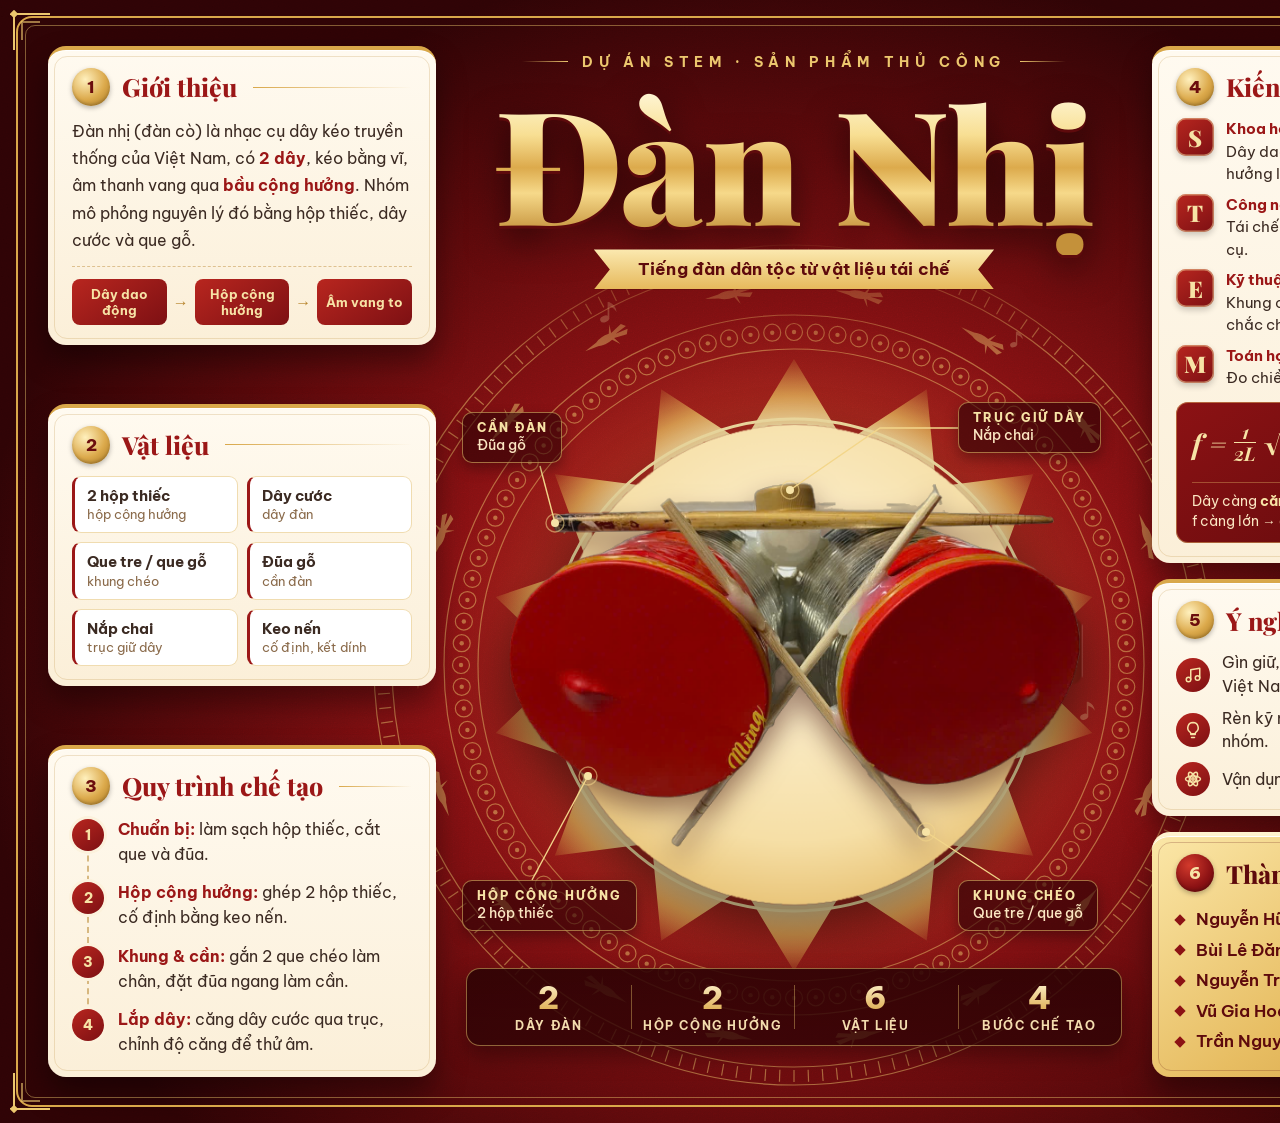
<file: poster-dan-nhi/index.html>
<!doctype html>
<html lang="vi">
<head>
<meta charset="utf-8">
<title>Poster Đàn Nhị</title>
<link href="https://fonts.googleapis.com/css2?family=Be+Vietnam+Pro:wght@400;500;600;700;800&family=Playfair+Display:ital,wght@0,700;0,800;0,900;1,700&display=swap" rel="stylesheet">
<style>
:root{
  --red-900:#2e0305; --red-800:#560a0c; --red-700:#7d1013; --red-600:#9e1a1b;
  --gold-200:#fff3cf; --gold-300:#f7e3a6; --gold-400:#ecc76e; --gold-500:#d9a84a; --gold-600:#b8862f;
  --ink:#3b2a22; --muted:#8a6a4a; --accent:#9b1717;
}
*{box-sizing:border-box;margin:0;padding:0}
html,body{width:1588px;height:1123px;background:var(--red-900)}
body{font-family:'Be Vietnam Pro',sans-serif;color:var(--ink);-webkit-font-smoothing:antialiased}
b{font-weight:700}
.poster{position:relative;width:1588px;height:1123px;overflow:hidden;
  background:radial-gradient(ellipse 52% 62% at 50% 58%,#b9221e 0%,#8c1214 40%,#5a090b 72%,#2e0305 100%)}
.poster::before{content:'';position:absolute;inset:0;opacity:.16;mix-blend-mode:overlay;pointer-events:none;
  background:url("data:image/svg+xml;utf8,<svg xmlns='http://www.w3.org/2000/svg' width='260' height='260'><filter id='n'><feTurbulence type='fractalNoise' baseFrequency='.8' numOctaves='3' stitchTiles='stitch'/><feColorMatrix type='saturate' values='0'/></filter><rect width='100%' height='100%' filter='url(%23n)'/></svg>")}
.abs{position:absolute;inset:0;pointer-events:none}

/* frame */
.frame{position:absolute;inset:16px;border:2px solid var(--gold-500);border-radius:16px}
.frame::after{content:'';position:absolute;inset:7px;border:1px solid rgba(236,199,110,.45);border-radius:10px}
.corner{position:absolute;width:64px;height:64px}
.corner.tl{left:10px;top:10px}.corner.tr{right:10px;top:10px;transform:scaleX(-1)}
.corner.bl{left:10px;bottom:10px;transform:scaleY(-1)}.corner.br{right:10px;bottom:10px;transform:scale(-1)}

/* header */
.header{position:absolute;left:436px;width:716px;top:46px;text-align:center}
.eyebrow{display:inline-flex;align-items:center;gap:14px;font:700 13.5px 'Be Vietnam Pro';letter-spacing:.42em;color:var(--gold-400);text-transform:uppercase}
.eyebrow::before,.eyebrow::after{content:'';width:46px;height:1px;background:linear-gradient(90deg,transparent,var(--gold-400))}
.eyebrow::after{transform:scaleX(-1)}
.title{font:900 158px/1.12 'Playfair Display';letter-spacing:-.01em;padding-bottom:6px;margin-top:2px;
  background:linear-gradient(180deg,#fff8dc 8%,#f8df93 34%,#dcaa4c 52%,#f6d98a 66%,#c4913a 88%);
  -webkit-background-clip:text;background-clip:text;color:transparent;
  filter:drop-shadow(0 3px 0 #5e0a0c) drop-shadow(0 12px 18px rgba(0,0,0,.55))}
.ribbon{display:inline-block;margin-top:-6px;padding:9px 44px;font:700 17px 'Be Vietnam Pro';color:#5e0a0c;letter-spacing:.01em;
  background:linear-gradient(180deg,#fbe9b0,#e6b95c);clip-path:polygon(0 0,100% 0,calc(100% - 16px) 50%,100% 100%,0 100%,16px 50%);
  filter:drop-shadow(0 4px 6px rgba(0,0,0,.35))}

/* product */
.glow{position:absolute;left:794px;top:665px;width:760px;height:760px;margin:-380px 0 0 -380px;border-radius:50%;
  background:radial-gradient(circle,rgba(255,206,110,.42) 0%,rgba(255,170,80,.14) 42%,transparent 66%)}
.product{position:absolute;left:484.85px;top:388.34px;width:621px;filter:drop-shadow(0 22px 26px rgba(0,0,0,.5))}

/* callouts */
.callout{position:absolute;padding:7px 14px 8px;border-radius:10px;background:rgba(46,3,5,.62);border:1px solid rgba(236,199,110,.55);box-shadow:0 6px 14px rgba(0,0,0,.3)}
.callout b{display:block;font:800 12px 'Be Vietnam Pro';letter-spacing:.16em;color:var(--gold-300);text-transform:uppercase}
.callout span{display:block;font:500 14px 'Be Vietnam Pro';color:#fbe6c2;margin-top:1px}

/* stats */
.stats{position:absolute;left:466px;width:656px;top:968px;height:78px;display:grid;grid-template-columns:repeat(4,1fr);
  border-radius:14px;background:linear-gradient(180deg,rgba(46,3,5,.9),rgba(46,3,5,.8));border:1px solid rgba(236,199,110,.5);box-shadow:0 10px 22px rgba(0,0,0,.35)}
.stat{display:flex;flex-direction:column;align-items:center;justify-content:center;position:relative}
.stat+.stat::before{content:'';position:absolute;left:0;top:16px;bottom:16px;width:1px;background:rgba(236,199,110,.4)}
.stat strong{font:800 32px/1 'Be Vietnam Pro';background:linear-gradient(180deg,#fff3cf,#dcaa4c);-webkit-background-clip:text;background-clip:text;color:transparent}
.stat small{margin-top:5px;font:700 11.5px 'Be Vietnam Pro';letter-spacing:.14em;text-transform:uppercase;color:#f3dcae}

/* columns & cards */
.col{position:absolute;top:46px;bottom:46px;width:388px;display:flex;flex-direction:column;justify-content:space-between}
.col.left{left:48px}.col.right{right:48px}
.card{position:relative;border-radius:18px;padding:18px 24px 20px;background:linear-gradient(180deg,#fffaf0,#fbefd8);
  border-top:4px solid var(--gold-500);box-shadow:0 16px 30px rgba(0,0,0,.4),inset 0 1px 0 #fff}
.card::after{content:'';position:absolute;inset:6px;border:1px solid rgba(184,134,47,.22);border-radius:13px;pointer-events:none}
.head{display:flex;align-items:center;gap:12px;margin-bottom:12px}
.head::after{content:'';flex:1;height:1px;margin-left:4px;background:linear-gradient(90deg,var(--gold-500),transparent)}
.num{flex:none;width:38px;height:38px;border-radius:50%;display:grid;place-items:center;font:800 17px 'Be Vietnam Pro';color:#6b0d0d;
  background:radial-gradient(circle at 35% 30%,#fff0bd,#dcaa4c 55%,#a5741f);box-shadow:0 2px 5px rgba(0,0,0,.28),inset 0 -2px 3px rgba(0,0,0,.18)}
h2{font:800 25px/1.1 'Playfair Display';color:var(--accent)}
p,li{font-size:15.5px;line-height:1.62}
.left p{font-size:16px;line-height:1.7}
.hl{color:var(--accent);font-weight:700}

.flow{display:flex;align-items:stretch;gap:6px;margin-top:12px;padding-top:12px;border-top:1px dashed rgba(184,134,47,.45)}
.flow span{flex:1;display:flex;align-items:center;justify-content:center;text-align:center;padding:7px 4px;border-radius:8px;font:700 12.5px 'Be Vietnam Pro';color:var(--gold-300);background:linear-gradient(145deg,#b8261f,#7d1013)}
.flow em{align-self:center;font-style:normal;font-weight:800;color:var(--gold-600)}
.mats{display:grid;grid-template-columns:1fr 1fr;gap:8px}
.mat{background:#fff;border:1px solid #f0dcb0;border-left:3px solid var(--accent);border-radius:9px;padding:9px 12px 10px}
.mats{gap:9px}
.mat b{display:block;font-size:15px;line-height:1.35}
.mat span{display:block;font-size:12.5px;line-height:1.3;color:var(--muted)}

.steps{position:relative;list-style:none}
.steps::before{content:'';position:absolute;left:15px;top:18px;bottom:22px;border-left:2px dashed rgba(184,134,47,.55)}
.steps li{position:relative;padding-left:46px;margin-bottom:13px}
.steps li:last-child{margin-bottom:0}
.steps i{position:absolute;left:0;top:2px;width:32px;height:32px;border-radius:50%;display:grid;place-items:center;font:800 14px 'Be Vietnam Pro';font-style:normal;
  color:var(--gold-300);background:linear-gradient(145deg,#b8261f,#7d1013);box-shadow:0 0 0 3px #fcf2dd}
.steps b{color:var(--accent)}

.stem{list-style:none}
.stem li{display:grid;grid-template-columns:38px 1fr;gap:12px;align-items:start;margin-bottom:8px;line-height:1.5;font-size:15px}
.letter{width:38px;height:38px;border-radius:10px;display:grid;place-items:center;font:900 23px 'Playfair Display';color:var(--gold-300);
  background:linear-gradient(145deg,#b8261f,#7d1013);box-shadow:inset 0 0 0 1.5px rgba(247,227,166,.5),0 3px 6px rgba(0,0,0,.2)}
.stem b{color:var(--accent)}
.stem em{font-style:normal;font-size:11.5px;letter-spacing:.08em;color:var(--muted);text-transform:uppercase;margin-left:4px}

.formula{margin-top:12px;border-radius:12px;padding:12px 16px 12px;display:grid;grid-template-columns:auto 1fr;column-gap:18px;row-gap:9px;align-items:center;
  background:linear-gradient(145deg,#8c1214,#5a090b);color:#fbe6c2;box-shadow:inset 0 0 0 1px rgba(236,199,110,.45)}
.eq{display:flex;align-items:center;gap:7px;font:italic 700 28px 'Playfair Display';color:var(--gold-300);white-space:nowrap}
.frac{display:inline-flex;flex-direction:column;align-items:center;font-size:19px;line-height:1.05}
.frac>span+span{border-top:1.5px solid currentColor;padding-top:1px}
.sqrt{display:inline-flex;align-items:center}
.sqrt>.frac{border-top:1.5px solid currentColor;padding:2px 2px 0}
.formula .legend{font-size:12.5px;line-height:1.5;color:#f3dcae}
.formula .legend i{font:italic 700 14px 'Playfair Display';color:var(--gold-300);display:inline-block;width:16px}
.formula .concl{grid-column:1/-1;border-top:1px solid rgba(236,199,110,.35);padding-top:8px;font-size:13.5px;line-height:1.5}
.formula .concl b{color:var(--gold-300)}

.mean{list-style:none}
.mean li{display:grid;grid-template-columns:34px 1fr;gap:12px;align-items:center;margin-bottom:9px;line-height:1.5}
.mean li:last-child{margin-bottom:0}
.ico{width:34px;height:34px;border-radius:50%;display:grid;place-items:center;background:linear-gradient(145deg,#b8261f,#7d1013)}
.ico svg{width:18px;height:18px;fill:none;stroke:var(--gold-300);stroke-width:2;stroke-linecap:round;stroke-linejoin:round}

.team{background:linear-gradient(145deg,#fbe7a8,#e7bd62 55%,#cf9b3e);border-top-color:#fff3cf}
.team::after{border-color:rgba(94,10,12,.22)}
.team h2{color:#5e0a0c}
.team .head::after{background:linear-gradient(90deg,#8c1214,transparent)}
.team ul{list-style:none;columns:1}
.team li{display:flex;align-items:center;gap:12px;font:600 16.5px/1.85 'Be Vietnam Pro';color:#5e0a0c}
.team li::before{content:'';width:8px;height:8px;transform:rotate(45deg);background:#8c1214}
.team .num{background:radial-gradient(circle at 35% 30%,#d33a2c,#8c1214 60%,#5a090b);color:var(--gold-300)}
</style>
</head>
<body>
<div class="poster">

  <div class="glow"></div>

  <!-- Đông Sơn drum-face medallion (built by script below) -->
  <svg class="abs" width="1588" height="1123" viewBox="0 0 1588 1123">
    <defs>
      <linearGradient id="goldF" x1="0" y1="0" x2="0" y2="1">
        <stop offset="0" stop-color="#fff0bd"/><stop offset=".5" stop-color="#e2b45a"/><stop offset="1" stop-color="#b8862f"/>
      </linearGradient>
      <linearGradient id="fade" gradientUnits="userSpaceOnUse" x1="0" y1="220" x2="0" y2="360">
        <stop offset="0" stop-color="#fff" stop-opacity="0"/><stop offset="1" stop-color="#fff"/>
      </linearGradient>
      <radialGradient id="rays" gradientUnits="userSpaceOnUse" cx="794" cy="665" r="306">
        <stop offset=".76" stop-color="#fff0bd"/><stop offset=".88" stop-color="#e2b45a" stop-opacity=".8"/><stop offset="1" stop-color="#d9a84a" stop-opacity=".15"/>
      </radialGradient>
      <mask id="m"><rect width="1588" height="1123" fill="url(#fade)"/></mask>
      <symbol id="bird" viewBox="-30 -14 60 28" overflow="visible">
        <path d="M28 0 L12 -2.4 Q4 -6 -6 -4 L-12 -13 L-9 -3.5 L-24 -7 L-28 -2 L-13 0 L-28 2 L-24 7 L-9 3.5 L-12 13 L-6 4 Q4 6 12 2.4 Z"/>
      </symbol>
      <symbol id="note" viewBox="0 0 18 24" overflow="visible">
        <ellipse cx="4.6" cy="19" rx="4.6" ry="3.3" transform="rotate(-22 4.6 19)"/>
        <rect x="7.6" y="2" width="1.7" height="17"/>
        <path d="M9 2 q7 3 7.5 10 q-2.5-4.5-7.5-5.5z"/>
      </symbol>
    </defs>
    <g id="drum" mask="url(#m)"></g>
  </svg>

  <img class="product" src="product.png" alt="Đàn nhị làm từ hộp thiếc, đũa gỗ và que tre">

  <!-- callout leaders -->
  <svg class="abs" width="1588" height="1123" viewBox="0 0 1588 1123" fill="none" stroke="#f3d68a" stroke-width="1.4">
    <polyline points="540,466 555,523"/>
    <polyline points="958,428 880,428 790,490"/>
    <polyline points="532,880 588,776"/>
    <polyline points="1000,880 926,832"/>
    <g fill="#f7e3a6" stroke="none">
      <circle cx="555" cy="523" r="4"/><circle cx="790" cy="490" r="4"/><circle cx="588" cy="776" r="4"/><circle cx="926" cy="832" r="4"/>
    </g>
    <g stroke-opacity=".55">
      <circle cx="555" cy="523" r="9"/><circle cx="790" cy="490" r="9"/><circle cx="588" cy="776" r="9"/><circle cx="926" cy="832" r="9"/>
    </g>
  </svg>
  <div class="callout" style="left:462px;top:412px"><b>Cần đàn</b><span>Đũa gỗ</span></div>
  <div class="callout" style="left:958px;top:402px"><b>Trục giữ dây</b><span>Nắp chai</span></div>
  <div class="callout" style="left:462px;top:880px"><b>Hộp cộng hưởng</b><span>2 hộp thiếc</span></div>
  <div class="callout" style="left:958px;top:880px"><b>Khung chéo</b><span>Que tre / que gỗ</span></div>

  <div class="header">
    <div class="eyebrow">Dự án STEM · Sản phẩm thủ công</div>
    <div class="title">Đàn Nhị</div>
    <div class="ribbon">Tiếng đàn dân tộc từ vật liệu tái chế</div>
  </div>

  <div class="stats">
    <div class="stat"><strong>2</strong><small>Dây đàn</small></div>
    <div class="stat"><strong>2</strong><small>Hộp cộng hưởng</small></div>
    <div class="stat"><strong>6</strong><small>Vật liệu</small></div>
    <div class="stat"><strong>4</strong><small>Bước chế tạo</small></div>
  </div>

  <div class="col left">
    <section class="card">
      <div class="head"><span class="num">1</span><h2>Giới thiệu</h2></div>
      <p>Đàn nhị (đàn cò) là nhạc cụ dây kéo truyền thống của Việt Nam, có <span class="hl">2 dây</span>, kéo bằng vĩ, âm thanh vang qua <span class="hl">bầu cộng hưởng</span>. Nhóm mô phỏng nguyên lý đó bằng hộp thiếc, dây cước và que gỗ.</p>
      <div class="flow"><span>Dây dao động</span><em>→</em><span>Hộp cộng hưởng</span><em>→</em><span>Âm vang to</span></div>
    </section>

    <section class="card">
      <div class="head"><span class="num">2</span><h2>Vật liệu</h2></div>
      <div class="mats">
        <div class="mat"><b>2 hộp thiếc</b><span>hộp cộng hưởng</span></div>
        <div class="mat"><b>Dây cước</b><span>dây đàn</span></div>
        <div class="mat"><b>Que tre / que gỗ</b><span>khung chéo</span></div>
        <div class="mat"><b>Đũa gỗ</b><span>cần đàn</span></div>
        <div class="mat"><b>Nắp chai</b><span>trục giữ dây</span></div>
        <div class="mat"><b>Keo nến</b><span>cố định, kết dính</span></div>
      </div>
    </section>

    <section class="card">
      <div class="head"><span class="num">3</span><h2>Quy trình chế tạo</h2></div>
      <ol class="steps">
        <li><i>1</i><b>Chuẩn bị:</b> làm sạch hộp thiếc, cắt que và đũa.</li>
        <li><i>2</i><b>Hộp cộng hưởng:</b> ghép 2 hộp thiếc, cố định bằng keo nến.</li>
        <li><i>3</i><b>Khung &amp; cần:</b> gắn 2 que chéo làm chân, đặt đũa ngang làm cần.</li>
        <li><i>4</i><b>Lắp dây:</b> căng dây cước qua trục, chỉnh độ căng để thử âm.</li>
      </ol>
    </section>
  </div>

  <div class="col right">
    <section class="card">
      <div class="head"><span class="num">4</span><h2>Kiến thức STEM</h2></div>
      <ul class="stem">
        <li><span class="letter">S</span><div><b>Khoa học</b><em>Science</em><br>Dây dao động tạo âm, hộp rỗng cộng hưởng làm âm to hơn.</div></li>
        <li><span class="letter">T</span><div><b>Công nghệ</b><em>Technology</em><br>Tái chế hộp thiếc, nắp chai thành nhạc cụ.</div></li>
        <li><span class="letter">E</span><div><b>Kỹ thuật</b><em>Engineering</em><br>Khung chéo giữ thăng bằng, lắp ráp chắc chắn.</div></li>
        <li><span class="letter">M</span><div><b>Toán học</b><em>Math</em><br>Đo chiều dài dây, tính tỉ lệ kích thước.</div></li>
      </ul>
      <div class="formula">
        <div class="eq">f =
          <span class="frac"><span>1</span><span>2L</span></span>
          <span class="sqrt">√<span class="frac"><span>T</span><span>μ</span></span></span>
        </div>
        <div class="legend"><i>L</i>chiều dài dây<br><i>T</i>lực căng dây<br><i>μ</i>khối lượng mỗi mét dây</div>
        <div class="concl">Dây càng <b>căng</b> (T↑), càng <b>ngắn</b> (L↓) → tần số f càng lớn → <b>âm càng cao</b>.</div>
      </div>
    </section>

    <section class="card">
      <div class="head"><span class="num">5</span><h2>Ý nghĩa</h2></div>
      <ul class="mean">
        <li><span class="ico"><svg viewBox="0 0 24 24"><path d="M9 18V5l12-2v13"/><circle cx="6" cy="18" r="3"/><circle cx="18" cy="16" r="3"/></svg></span>Gìn giữ, lan tỏa âm nhạc truyền thống Việt Nam.</li>
        <li><span class="ico"><svg viewBox="0 0 24 24"><path d="M9 18h6M10 22h4M12 2a7 7 0 0 0-4 12.7c.6.5 1 1.3 1 2.3h6c0-1 .4-1.8 1-2.3A7 7 0 0 0 12 2z"/></svg></span>Rèn kỹ năng sáng tạo và làm việc nhóm.</li>
        <li><span class="ico"><svg viewBox="0 0 24 24"><circle cx="12" cy="12" r="1.6"/><ellipse cx="12" cy="12" rx="10" ry="4"/><ellipse cx="12" cy="12" rx="10" ry="4" transform="rotate(60 12 12)"/><ellipse cx="12" cy="12" rx="10" ry="4" transform="rotate(120 12 12)"/></svg></span>Vận dụng kiến thức STEM vào thực tế.</li>
      </ul>
    </section>

    <section class="card team">
      <div class="head"><span class="num">6</span><h2>Thành viên nhóm</h2></div>
      <ul>
        <li>Nguyễn Hữu Khang</li>
        <li>Bùi Lê Đăng Khoa</li>
        <li>Nguyễn Trí Bình</li>
        <li>Vũ Gia Hoàng</li>
        <li>Trần Nguyễn Minh Phúc</li>
      </ul>
    </section>
  </div>

  <div class="frame"></div>
  <svg class="corner tl" viewBox="0 0 64 64" fill="none" stroke="#ecc76e" stroke-width="2"><path d="M4 40V4h36"/><path d="M12 30V12h18" stroke-opacity=".6"/><rect x="1" y="1" width="6" height="6" fill="#ecc76e" stroke="none" transform="rotate(45 4 4)"/></svg>
  <svg class="corner tr" viewBox="0 0 64 64" fill="none" stroke="#ecc76e" stroke-width="2"><path d="M4 40V4h36"/><path d="M12 30V12h18" stroke-opacity=".6"/><rect x="1" y="1" width="6" height="6" fill="#ecc76e" stroke="none" transform="rotate(45 4 4)"/></svg>
  <svg class="corner bl" viewBox="0 0 64 64" fill="none" stroke="#ecc76e" stroke-width="2"><path d="M4 40V4h36"/><path d="M12 30V12h18" stroke-opacity=".6"/><rect x="1" y="1" width="6" height="6" fill="#ecc76e" stroke="none" transform="rotate(45 4 4)"/></svg>
  <svg class="corner br" viewBox="0 0 64 64" fill="none" stroke="#ecc76e" stroke-width="2"><path d="M4 40V4h36"/><path d="M12 30V12h18" stroke-opacity=".6"/><rect x="1" y="1" width="6" height="6" fill="#ecc76e" stroke="none" transform="rotate(45 4 4)"/></svg>
</div>

<script>
// Vẽ hoa văn mặt trống đồng (sao, vòng tròn chấm, chim, vạch) quanh sản phẩm
const NS = 'http://www.w3.org/2000/svg', cx = 794, cy = 665;
const drum = document.getElementById('drum');
const el = (tag, a, p = drum) => { const e = document.createElementNS(NS, tag); for (const k in a) e.setAttribute(k, a[k]); p.appendChild(e); return e; };

const star = []; // ngôi sao 14 cánh
for (let i = 0; i < 28; i++) { const a = -Math.PI / 2 + i * Math.PI / 14, r = i % 2 ? 228 : 306; star.push(`${(cx + r * Math.cos(a)).toFixed(1)},${(cy + r * Math.sin(a)).toFixed(1)}`); }
el('polygon', { points: star.join(' '), fill: 'url(#rays)' });
el('circle', { cx, cy, r: 246, fill: 'none', stroke: '#f7e3a6', 'stroke-width': 3 });

const motif = el('g', { fill: 'none', stroke: '#ecc76e', 'stroke-width': 1.2, opacity: .5 });
[316, 350, 402, 420].forEach(r => el('circle', { cx, cy, r }, motif));
const n = 96; // vòng tròn có chấm giữa
for (let i = 0; i < n; i++) { const a = i * 2 * Math.PI / n, x = cx + 333 * Math.cos(a), y = cy + 333 * Math.sin(a);
  el('circle', { cx: x, cy: y, r: 8.5 }, motif); el('circle', { cx: x, cy: y, r: 2.2, fill: '#ecc76e', stroke: 'none' }, motif); }
for (let i = 0; i < 18; i++) // chim Lạc bay quanh mặt trống
  el('use', { href: '#bird', x: -26, y: -12, width: 52, height: 24, fill: '#ecc76e', stroke: 'none',
    transform: `rotate(${i * 20} ${cx} ${cy}) translate(${cx + 376} ${cy}) rotate(-90)` }, motif);
for (let i = 0; i < 180; i++) { const a = i * Math.PI / 90; // vạch song song
  el('line', { x1: cx + 405 * Math.cos(a), y1: cy + 405 * Math.sin(a), x2: cx + 417 * Math.cos(a), y2: cy + 417 * Math.sin(a) }, motif); }

[[600, 300, 18, .35], [1010, 330, 14, .3], [520, 640, 12, .25], [1080, 700, 16, .3]].forEach(([x, y, s, o]) =>
  el('use', { href: '#note', x, y, width: s, height: s * 1.33, fill: '#f7e3a6', opacity: o }));
</script>
</body>
</html>
</file>
